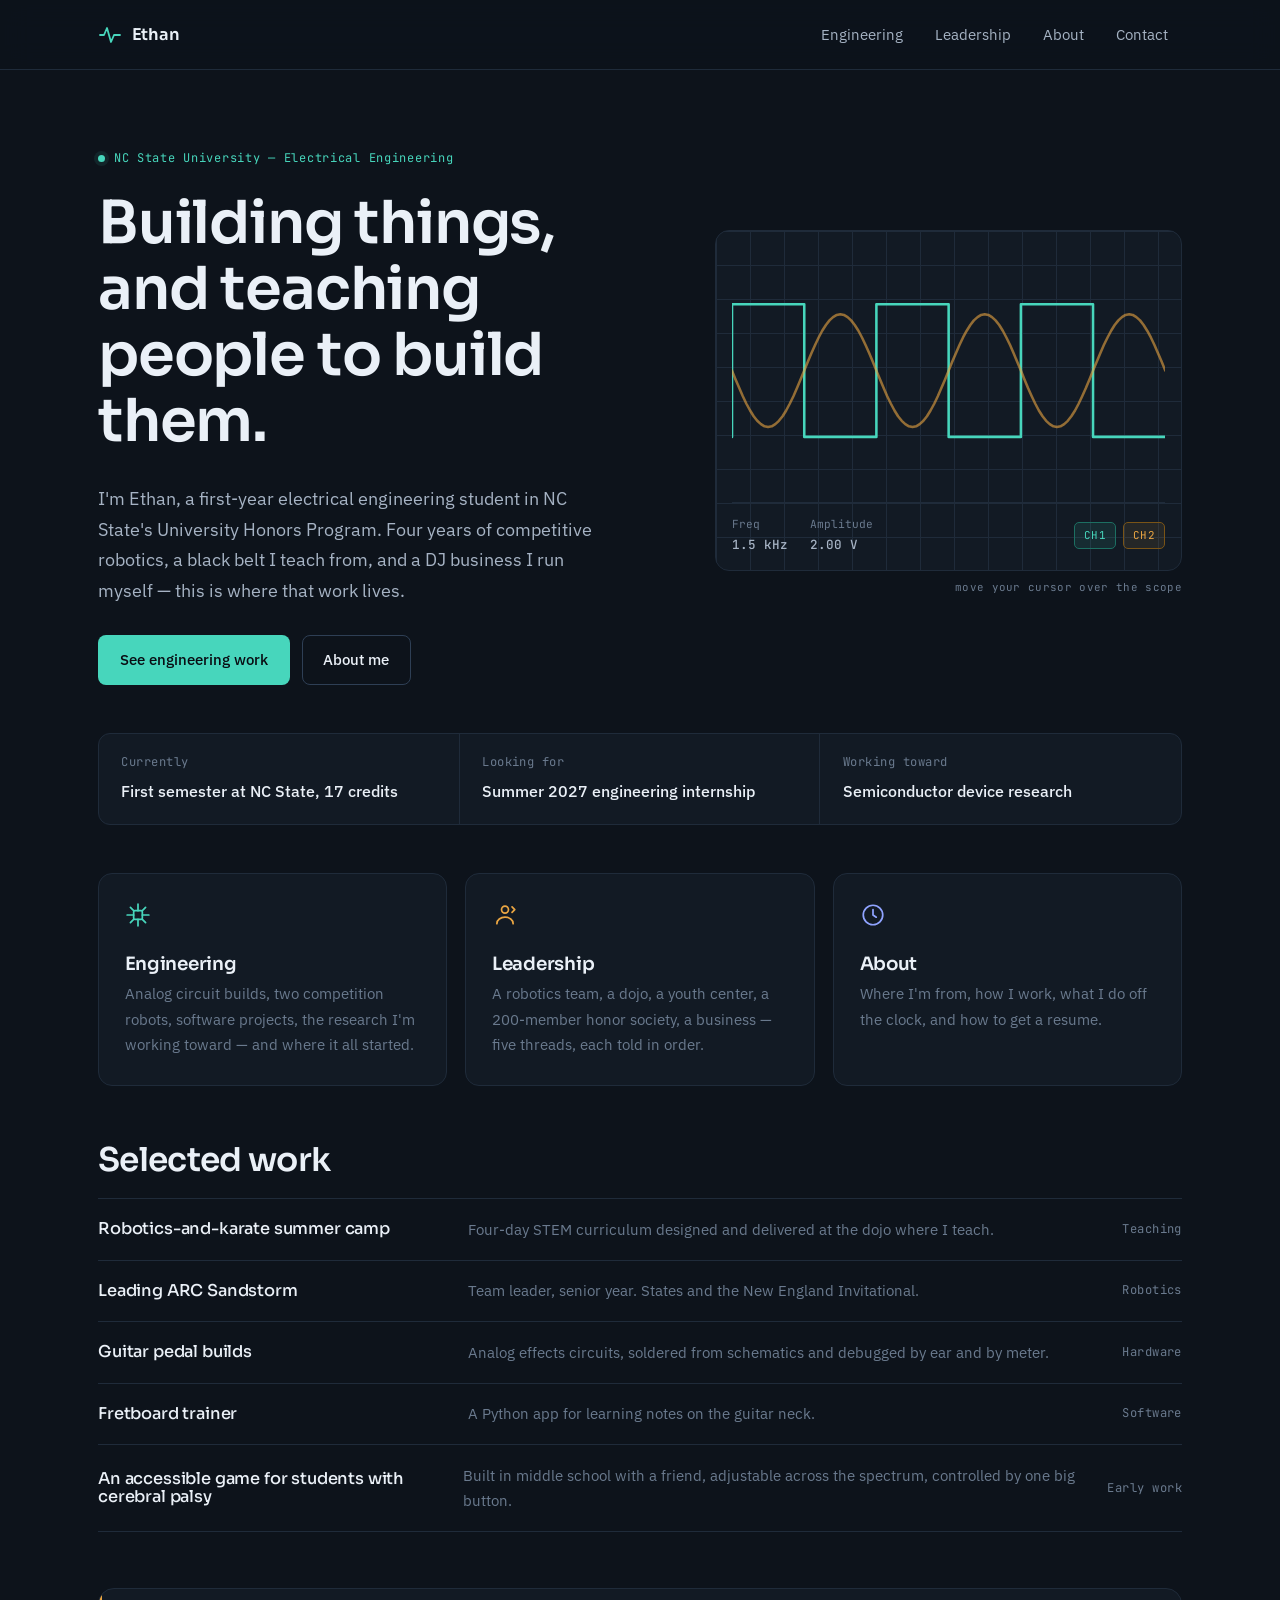
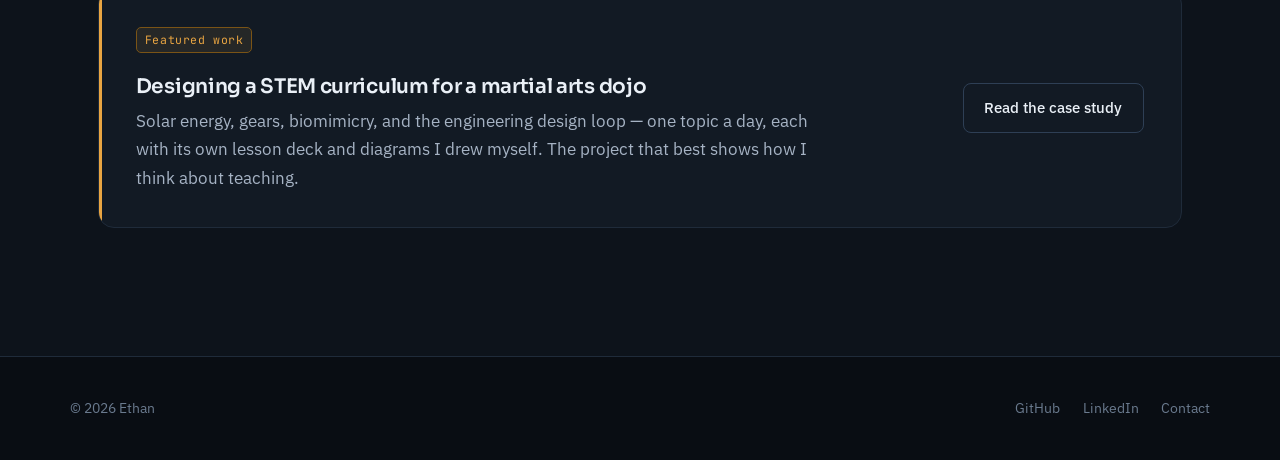
<file: index.html>
<!DOCTYPE html>
<html lang="en">
<head>
<meta charset="UTF-8">
<meta name="viewport" content="width=device-width, initial-scale=1.0">
<title>Ethan | Electrical engineering, robotics, and teaching</title>
<meta name="description" content="Portfolio of engineering projects, robotics leadership, and teaching by Ethan, an electrical engineering student at NC State University.">
<link rel="preconnect" href="https://fonts.googleapis.com">
<link rel="preconnect" href="https://fonts.gstatic.com" crossorigin>
<link href="https://fonts.googleapis.com/css2?family=IBM+Plex+Sans:wght@400;500&family=JetBrains+Mono:wght@400;500&family=Sora:wght@500;600&display=swap" rel="stylesheet">
<link rel="stylesheet" href="css/style.css">
<link rel="icon" href="images/favicon.svg" type="image/svg+xml">
</head>
<body>

<nav class="site-nav">
  <div class="nav-row">
    <a class="brand" href="index.html">
      <svg viewBox="0 0 24 24" fill="none" stroke="currentColor" stroke-width="1.8" stroke-linecap="round" stroke-linejoin="round" aria-hidden="true"><path d="M2 12h4l3-7 4 14 3-7h6"/></svg>
      Ethan
    </a>
    <button class="nav-toggle" aria-label="Toggle navigation" aria-expanded="false"><span></span></button>
    <ul class="nav-links">
      <li><a href="engineering.html">Engineering</a></li>
      <li><a href="leadership.html">Leadership</a></li>
      <li><a href="about.html">About</a></li>
      <li><a href="contact.html">Contact</a></li>
    </ul>
  </div>
</nav>

<header class="hero">
  <div>
    <span class="eyebrow">NC State University — Electrical Engineering</span>
    <h1>Building things, and teaching people to build them.</h1>
    <p class="lede">I'm Ethan, a first-year electrical engineering student in NC State's University Honors Program. Four years of competitive robotics, a black belt I teach from, and a DJ business I run myself — this is where that work lives.</p>
    <div class="hero-actions">
      <a class="btn btn-primary" href="engineering.html">See engineering work</a>
      <a class="btn btn-ghost" href="about.html">About me</a>
    </div>
  </div>

  <div>
    <div class="scope" aria-label="Interactive oscilloscope. Move your cursor over it to change the signal.">
      <svg viewBox="0 0 340 190" xmlns="http://www.w3.org/2000/svg" aria-hidden="true">
        <path class="trace ch1" d=""/>
        <path class="trace ch2" d=""/>
      </svg>
      <div class="scope-bar">
        <div class="scope-readout">
          <div>Freq<b data-f>1.5 kHz</b></div>
          <div>Amplitude<b data-a>2.00 V</b></div>
        </div>
        <div class="scope-ch">
          <button class="ch-btn ch1" data-ch="ch1" aria-pressed="true">CH1</button>
          <button class="ch-btn ch2" data-ch="ch2" aria-pressed="true">CH2</button>
        </div>
      </div>
    </div>
    <div class="scope-hint">move your cursor over the scope</div>
  </div>
</header>

<div class="now-strip">
  <div class="now-grid">
    <div class="now-cell"><span class="mono">Currently</span><b>First semester at NC State, 17 credits</b></div>
    <div class="now-cell"><span class="mono">Looking for</span><b>Summer 2027 engineering internship</b></div>
    <div class="now-cell"><span class="mono">Working toward</span><b>Semiconductor device research</b></div>
  </div>
</div>

<section class="pillars" style="padding-top:0;">
  <a class="pillar pillar-eng" href="engineering.html">
    <svg viewBox="0 0 24 24" fill="none" stroke="currentColor" stroke-width="1.6" stroke-linecap="round" stroke-linejoin="round" aria-hidden="true"><rect x="8" y="8" width="8" height="8" rx="1"/><path d="M12 2v6M12 16v6M2 12h6M16 12h6M5 5l3 3M19 5l-3 3M5 19l3-3M19 19l-3-3"/></svg>
    <h3>Engineering</h3>
    <p>Analog circuit builds, two competition robots, software projects, the research I'm working toward — and where it all started.</p>
  </a>
  <a class="pillar pillar-lead" href="leadership.html">
    <svg viewBox="0 0 24 24" fill="none" stroke="currentColor" stroke-width="1.6" stroke-linecap="round" stroke-linejoin="round" aria-hidden="true"><circle cx="12" cy="7" r="3.2"/><path d="M4.5 20c0-3.6 3.4-6 7.5-6s7.5 2.4 7.5 6"/><path d="M18.5 4.5 21 7l-2.5 2.5"/></svg>
    <h3>Leadership</h3>
    <p>A robotics team, a dojo, a youth center, a 200-member honor society, a business — five threads, each told in order.</p>
  </a>
  <a class="pillar pillar-about" href="about.html">
    <svg viewBox="0 0 24 24" fill="none" stroke="currentColor" stroke-width="1.6" stroke-linecap="round" stroke-linejoin="round" aria-hidden="true"><circle cx="12" cy="12" r="9"/><path d="M12 7v5l3 2"/></svg>
    <h3>About</h3>
    <p>Where I'm from, how I work, what I do off the clock, and how to get a resume.</p>
  </a>
</section>

<div class="work-list">
  <h2>Selected work</h2>
  <a class="work-row" href="leadership.html#karate">
    <h4>Robotics-and-karate summer camp</h4>
    <p>Four-day STEM curriculum designed and delivered at the dojo where I teach.</p>
    <span class="mono">Teaching</span>
  </a>
  <a class="work-row" href="leadership.html#robotics">
    <h4>Leading ARC Sandstorm</h4>
    <p>Team leader, senior year. States and the New England Invitational.</p>
    <span class="mono">Robotics</span>
  </a>
  <a class="work-row" href="engineering.html">
    <h4>Guitar pedal builds</h4>
    <p>Analog effects circuits, soldered from schematics and debugged by ear and by meter.</p>
    <span class="mono">Hardware</span>
  </a>
  <a class="work-row" href="engineering.html">
    <h4>Fretboard trainer</h4>
    <p>A Python app for learning notes on the guitar neck.</p>
    <span class="mono">Software</span>
  </a>
  <a class="work-row" href="engineering.html">
    <h4>An accessible game for students with cerebral palsy</h4>
    <p>Built in middle school with a friend, adjustable across the spectrum, controlled by one big button.</p>
    <span class="mono">Early work</span>
  </a>
</div>

<section class="feature" style="padding-top:0;">
  <div class="feature-panel">
    <div>
      <span class="status-tag">Featured work</span>
      <h3>Designing a STEM curriculum for a martial arts dojo</h3>
      <p>Solar energy, gears, biomimicry, and the engineering design loop — one topic a day, each with its own lesson deck and diagrams I drew myself. The project that best shows how I think about teaching.</p>
    </div>
    <a class="btn btn-ghost" href="leadership.html#karate">Read the case study</a>
  </div>
</section>

<footer class="site-footer">
  <div class="footer-row">
    <span>&copy; 2026 Ethan</span>
    <ul class="footer-links">
      <li><a href="https://github.com/yourusername">GitHub</a></li>
      <li><a href="https://linkedin.com/in/yourusername">LinkedIn</a></li>
      <li><a href="contact.html">Contact</a></li>
    </ul>
  </div>
</footer>

<script src="js/main.js"></script>
</body>
</html>
</file>
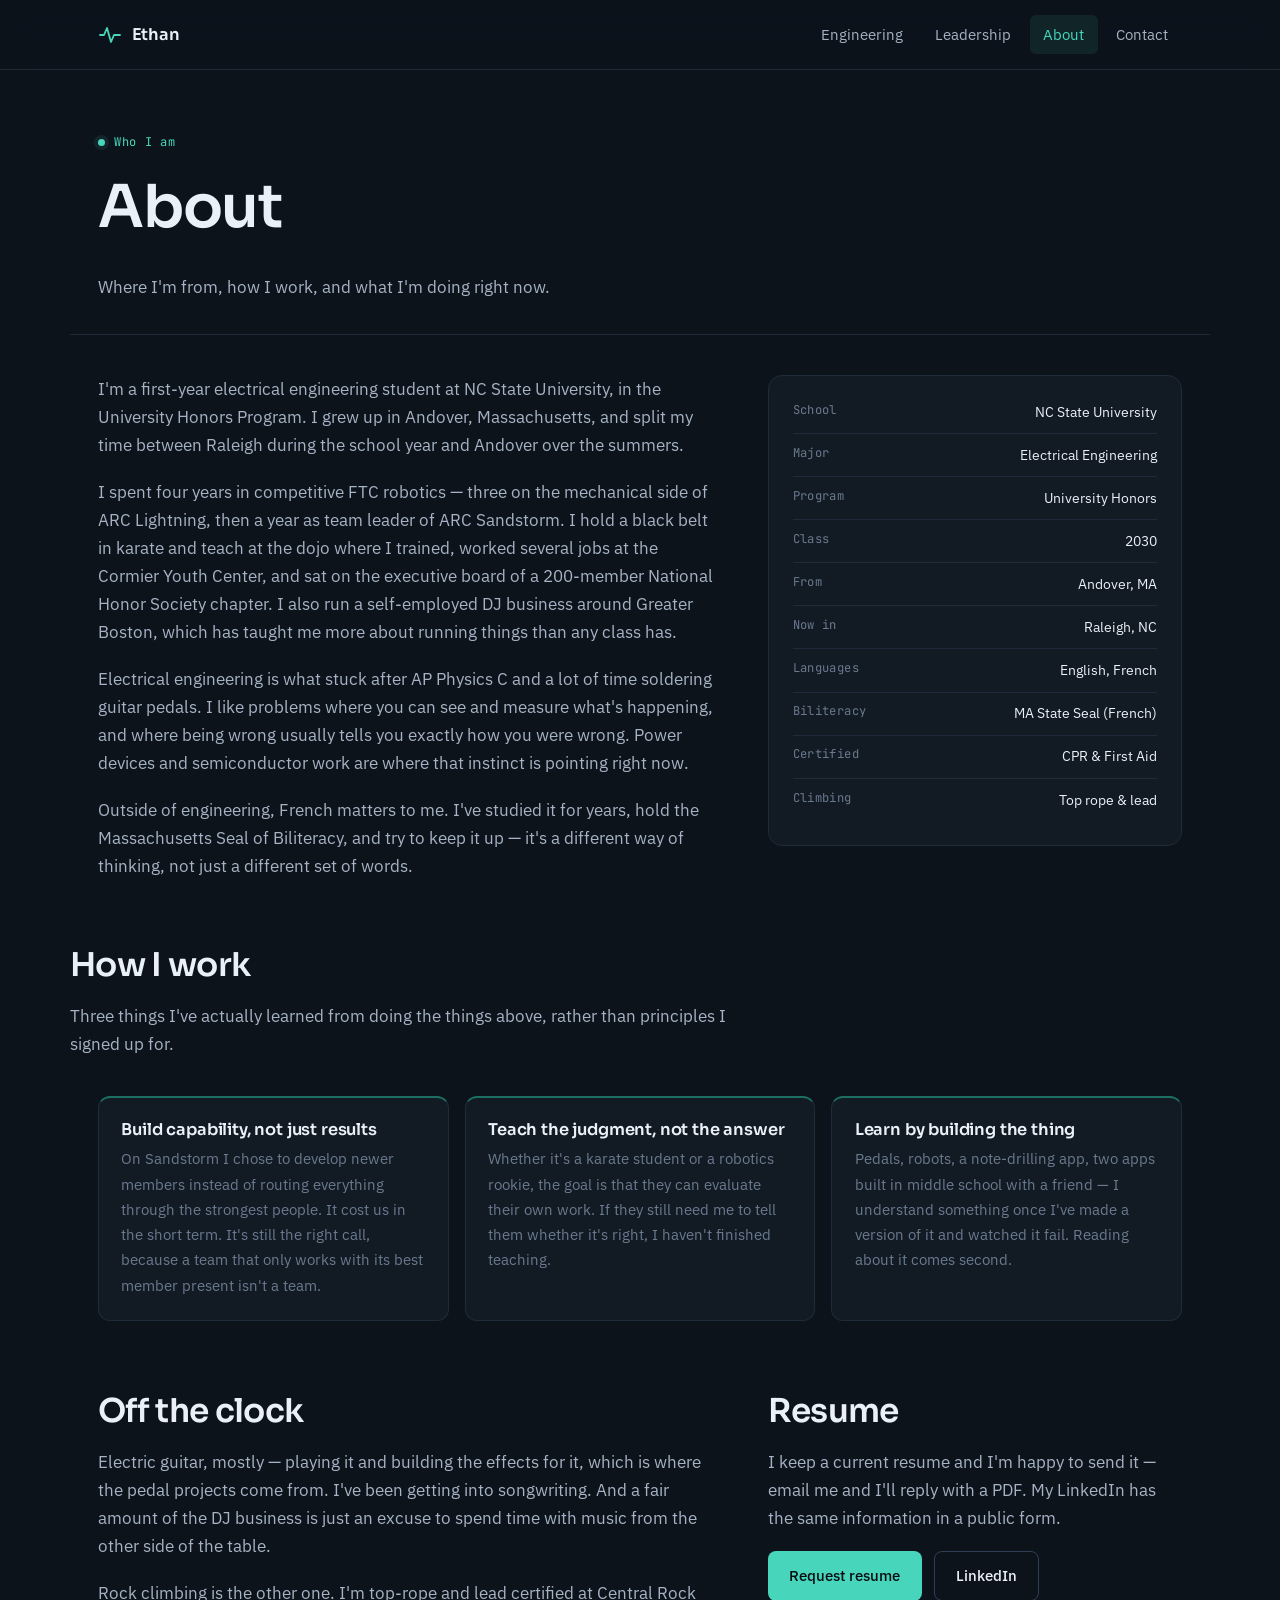
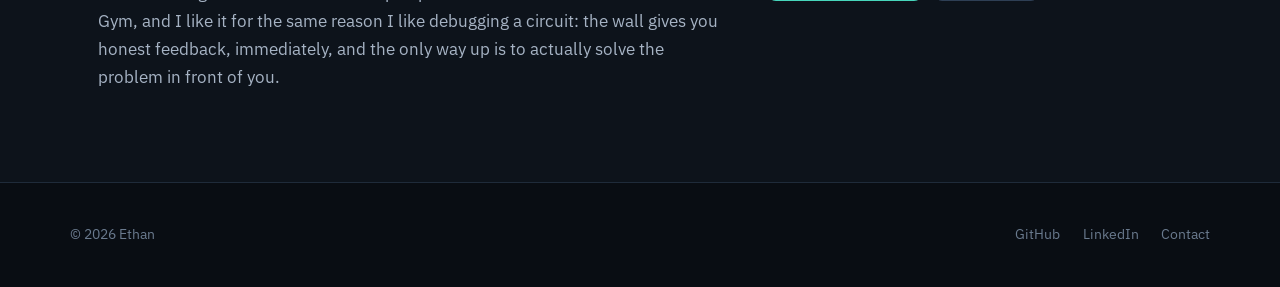
<file: about.html>
<!DOCTYPE html>
<html lang="en">
<head>
<meta charset="UTF-8">
<meta name="viewport" content="width=device-width, initial-scale=1.0">
<title>About | Ethan</title>
<meta name="description" content="Where I'm from, how I work, what I'm doing now, and how to get a resume.">
<link rel="preconnect" href="https://fonts.googleapis.com">
<link rel="preconnect" href="https://fonts.gstatic.com" crossorigin>
<link href="https://fonts.googleapis.com/css2?family=IBM+Plex+Sans:wght@400;500&family=JetBrains+Mono:wght@400;500&family=Sora:wght@500;600&display=swap" rel="stylesheet">
<link rel="stylesheet" href="css/style.css">
<link rel="icon" href="images/favicon.svg" type="image/svg+xml">
</head>
<body>

<nav class="site-nav">
  <div class="nav-row">
    <a class="brand" href="index.html">
      <svg viewBox="0 0 24 24" fill="none" stroke="currentColor" stroke-width="1.8" stroke-linecap="round" stroke-linejoin="round" aria-hidden="true"><path d="M2 12h4l3-7 4 14 3-7h6"/></svg>
      Ethan
    </a>
    <button class="nav-toggle" aria-label="Toggle navigation" aria-expanded="false"><span></span></button>
    <ul class="nav-links">
      <li><a href="engineering.html">Engineering</a></li>
      <li><a href="leadership.html">Leadership</a></li>
      <li><a href="about.html" aria-current="page">About</a></li>
      <li><a href="contact.html">Contact</a></li>
    </ul>
  </div>
</nav>

<div class="page-head">
  <span class="eyebrow">Who I am</span>
  <h1>About</h1>
  <p>Where I'm from, how I work, and what I'm doing right now.</p>
</div>

<div class="about-grid">
  <div class="doc">
    <p>I'm a first-year electrical engineering student at NC State University, in the University Honors Program. I grew up in Andover, Massachusetts, and split my time between Raleigh during the school year and Andover over the summers.</p>
    <p>I spent four years in competitive FTC robotics — three on the mechanical side of ARC Lightning, then a year as team leader of ARC Sandstorm. I hold a black belt in karate and teach at the dojo where I trained, worked several jobs at the Cormier Youth Center, and sat on the executive board of a 200-member National Honor Society chapter. I also run a self-employed DJ business around Greater Boston, which has taught me more about running things than any class has.</p>
    <p>Electrical engineering is what stuck after AP Physics C and a lot of time soldering guitar pedals. I like problems where you can see and measure what's happening, and where being wrong usually tells you exactly how you were wrong. Power devices and semiconductor work are where that instinct is pointing right now.</p>
    <p>Outside of engineering, French matters to me. I've studied it for years, hold the Massachusetts Seal of Biliteracy, and try to keep it up — it's a different way of thinking, not just a different set of words.</p>
  </div>
  <div class="facts">
    <dl>
      <div class="row"><dt>School</dt><dd>NC State University</dd></div>
      <div class="row"><dt>Major</dt><dd>Electrical Engineering</dd></div>
      <div class="row"><dt>Program</dt><dd>University Honors</dd></div>
      <div class="row"><dt>Class</dt><dd>2030</dd></div>
      <div class="row"><dt>From</dt><dd>Andover, MA</dd></div>
      <div class="row"><dt>Now in</dt><dd>Raleigh, NC</dd></div>
      <div class="row"><dt>Languages</dt><dd>English, French</dd></div>
      <div class="row"><dt>Biliteracy</dt><dd>MA State Seal (French)</dd></div>
      <div class="row"><dt>Certified</dt><dd>CPR &amp; First Aid</dd></div>
      <div class="row"><dt>Climbing</dt><dd>Top rope &amp; lead</dd></div>
    </dl>
  </div>
</div>

<section style="padding-top:0.5rem; padding-bottom:0.5rem;">
  <div class="wide" style="padding-bottom:1.2rem;">
    <h2>How I work</h2>
    <p>Three things I've actually learned from doing the things above, rather than principles I signed up for.</p>
  </div>
  <div class="ways">
    <div class="way">
      <h4>Build capability, not just results</h4>
      <p>On Sandstorm I chose to develop newer members instead of routing everything through the strongest people. It cost us in the short term. It's still the right call, because a team that only works with its best member present isn't a team.</p>
    </div>
    <div class="way">
      <h4>Teach the judgment, not the answer</h4>
      <p>Whether it's a karate student or a robotics rookie, the goal is that they can evaluate their own work. If they still need me to tell them whether it's right, I haven't finished teaching.</p>
    </div>
    <div class="way">
      <h4>Learn by building the thing</h4>
      <p>Pedals, robots, a note-drilling app, two apps built in middle school with a friend — I understand something once I've made a version of it and watched it fail. Reading about it comes second.</p>
    </div>
  </div>
</section>

<div class="about-grid" style="padding-top:2rem;">
  <div class="doc">
    <h2>Off the clock</h2>
    <p>Electric guitar, mostly — playing it and building the effects for it, which is where the pedal projects come from. I've been getting into songwriting. And a fair amount of the DJ business is just an excuse to spend time with music from the other side of the table.</p>
    <p>Rock climbing is the other one. I'm top-rope and lead certified at Central Rock Gym, and I like it for the same reason I like debugging a circuit: the wall gives you honest feedback, immediately, and the only way up is to actually solve the problem in front of you.</p>
  </div>
  <div class="doc">
    <h2>Resume</h2>
    <p>I keep a current resume and I'm happy to send it — email me and I'll reply with a PDF. My LinkedIn has the same information in a public form.</p>
    <div class="hero-actions" style="margin-top:1rem;">
      <a class="btn btn-primary" href="mailto:you@example.com?subject=Resume%20request">Request resume</a>
      <a class="btn btn-ghost" href="https://linkedin.com/in/yourusername" target="_blank" rel="noopener">LinkedIn</a>
    </div>
    <!-- If you later decide to host a public PDF, drop resume.pdf in this folder and add:
         <a class="btn btn-primary" href="resume.pdf">Download resume</a>
         Strip your phone number and street address from that version first. -->
  </div>
</div>

<footer class="site-footer">
  <div class="footer-row">
    <span>&copy; 2026 Ethan</span>
    <ul class="footer-links">
      <li><a href="https://github.com/yourusername">GitHub</a></li>
      <li><a href="https://linkedin.com/in/yourusername">LinkedIn</a></li>
      <li><a href="contact.html">Contact</a></li>
    </ul>
  </div>
</footer>

<script src="js/main.js"></script>
</body>
</html>
</file>
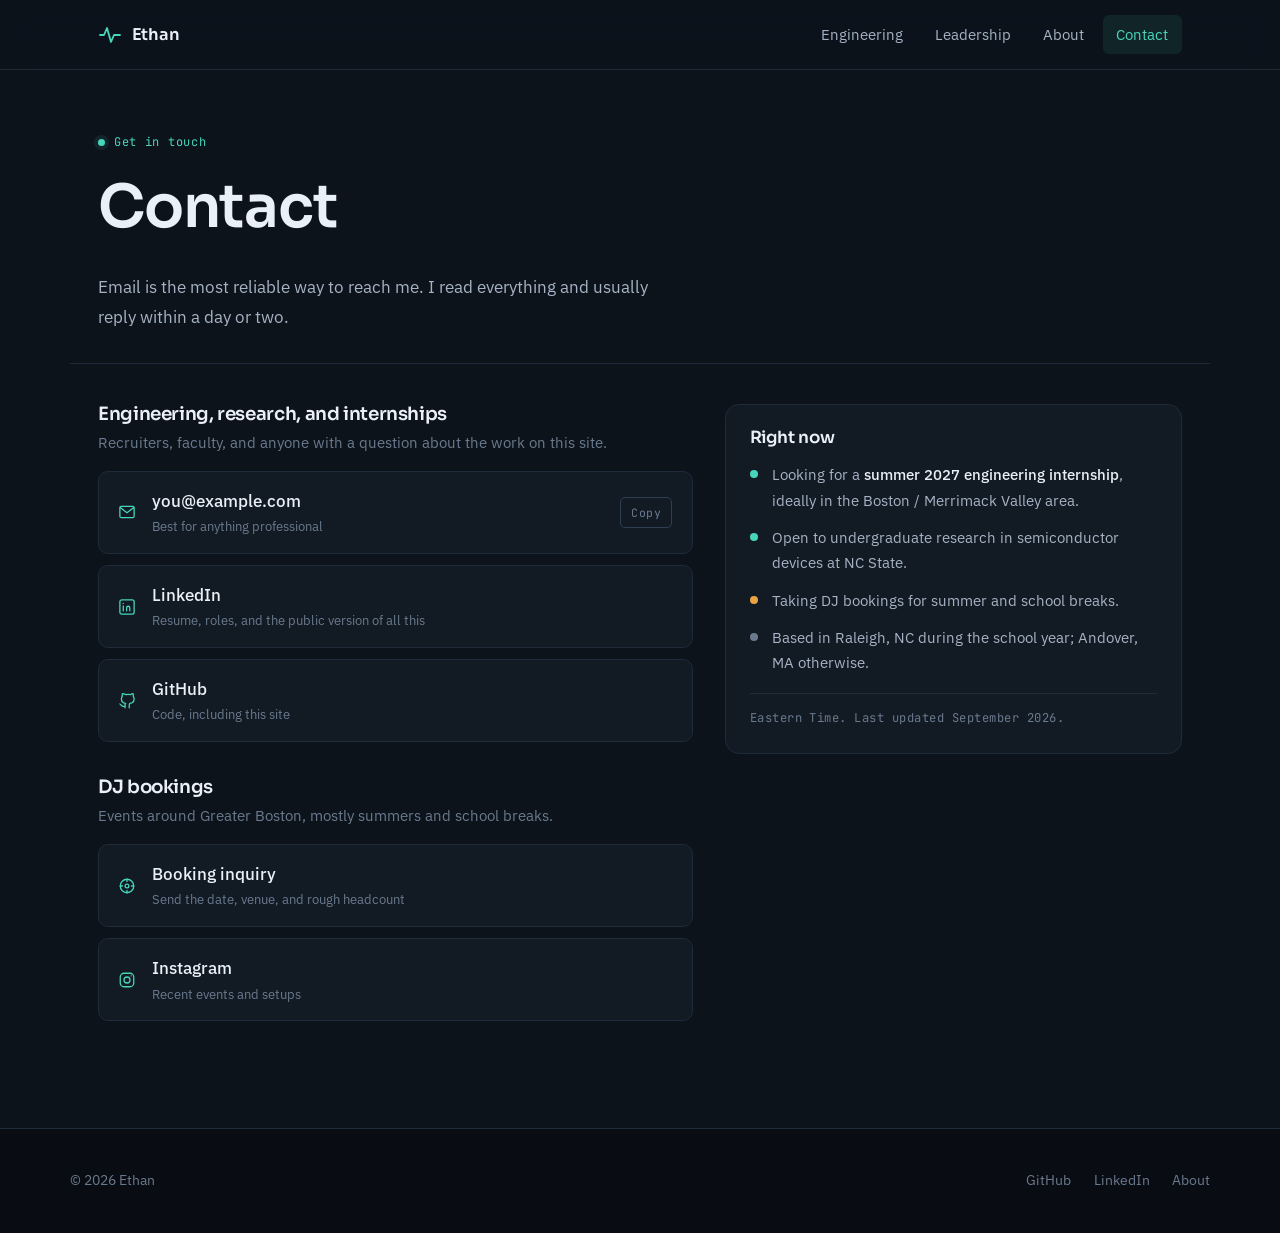
<file: contact.html>
<!DOCTYPE html>
<html lang="en">
<head>
<meta charset="UTF-8">
<meta name="viewport" content="width=device-width, initial-scale=1.0">
<title>Contact | Ethan</title>
<meta name="description" content="Ways to get in touch — for engineering and research, or for DJ bookings.">
<link rel="preconnect" href="https://fonts.googleapis.com">
<link rel="preconnect" href="https://fonts.gstatic.com" crossorigin>
<link href="https://fonts.googleapis.com/css2?family=IBM+Plex+Sans:wght@400;500&family=JetBrains+Mono:wght@400;500&family=Sora:wght@500;600&display=swap" rel="stylesheet">
<link rel="stylesheet" href="css/style.css">
<link rel="icon" href="images/favicon.svg" type="image/svg+xml">
</head>
<body>

<nav class="site-nav">
  <div class="nav-row">
    <a class="brand" href="index.html">
      <svg viewBox="0 0 24 24" fill="none" stroke="currentColor" stroke-width="1.8" stroke-linecap="round" stroke-linejoin="round" aria-hidden="true"><path d="M2 12h4l3-7 4 14 3-7h6"/></svg>
      Ethan
    </a>
    <button class="nav-toggle" aria-label="Toggle navigation" aria-expanded="false"><span></span></button>
    <ul class="nav-links">
      <li><a href="engineering.html">Engineering</a></li>
      <li><a href="leadership.html">Leadership</a></li>
      <li><a href="about.html">About</a></li>
      <li><a href="contact.html" aria-current="page">Contact</a></li>
    </ul>
  </div>
</nav>

<div class="page-head">
  <span class="eyebrow">Get in touch</span>
  <h1>Contact</h1>
  <p>Email is the most reliable way to reach me. I read everything and usually reply within a day or two.</p>
</div>

<div class="contact-grid">
  <div>
    <div class="contact-group">
      <h2>Engineering, research, and internships</h2>
      <p>Recruiters, faculty, and anyone with a question about the work on this site.</p>
      <ul class="contact-list">
        <li>
          <div class="copy-row">
            <span style="display:flex;align-items:center;gap:1rem;">
              <svg viewBox="0 0 24 24" fill="none" stroke="currentColor" stroke-width="1.7" stroke-linecap="round" stroke-linejoin="round" aria-hidden="true"><rect x="2.5" y="4.5" width="19" height="15" rx="2"/><path d="M3 6l9 7 9-7"/></svg>
              <span><span class="lbl">you@example.com</span><span class="sub">Best for anything professional</span></span>
            </span>
            <button class="copy-btn" data-copy="you@example.com">Copy</button>
          </div>
        </li>
        <li><a href="https://linkedin.com/in/yourusername" target="_blank" rel="noopener">
          <svg viewBox="0 0 24 24" fill="none" stroke="currentColor" stroke-width="1.7" stroke-linecap="round" stroke-linejoin="round" aria-hidden="true"><rect x="2.5" y="2.5" width="19" height="19" rx="2.5"/><path d="M7 10.5V17M7 7.2v.1M11.5 17v-3.8c0-1.3.9-2.2 2.1-2.2s2.1.9 2.1 2.2V17"/></svg>
          <span><span class="lbl">LinkedIn</span><span class="sub">Resume, roles, and the public version of all this</span></span></a></li>
        <li><a href="https://github.com/yourusername" target="_blank" rel="noopener">
          <svg viewBox="0 0 24 24" fill="none" stroke="currentColor" stroke-width="1.7" stroke-linecap="round" stroke-linejoin="round" aria-hidden="true"><path d="M9 19c-4.5 1.5-4.5-2.5-6.5-3M15 21v-3.5c0-1 .3-1.7.8-2.2 3-.3 5.7-1.5 5.7-6.2 0-1.4-.5-2.5-1.3-3.4.1-.4.6-1.7-.1-3.4 0 0-1.1-.3-3.5 1.3a12 12 0 0 0-6.2 0C7 2 5.9 2.3 5.9 2.3c-.7 1.7-.2 3-.1 3.4-.8.9-1.3 2-1.3 3.4 0 4.7 2.7 5.9 5.7 6.2-.4.4-.7 1-.8 1.8V21"/></svg>
          <span><span class="lbl">GitHub</span><span class="sub">Code, including this site</span></span></a></li>
      </ul>
    </div>

    <div class="contact-group">
      <h2>DJ bookings</h2>
      <p>Events around Greater Boston, mostly summers and school breaks.</p>
      <ul class="contact-list">
        <li><a href="mailto:you@example.com?subject=DJ%20booking%20inquiry">
          <svg viewBox="0 0 24 24" fill="none" stroke="currentColor" stroke-width="1.7" stroke-linecap="round" stroke-linejoin="round" aria-hidden="true"><circle cx="12" cy="12" r="9"/><circle cx="12" cy="12" r="2.5"/><path d="M12 3v3M12 18v3M3 12h3M18 12h3"/></svg>
          <span><span class="lbl">Booking inquiry</span><span class="sub">Send the date, venue, and rough headcount</span></span></a></li>
        <li><a href="https://instagram.com/yourhandle" target="_blank" rel="noopener">
          <svg viewBox="0 0 24 24" fill="none" stroke="currentColor" stroke-width="1.7" stroke-linecap="round" stroke-linejoin="round" aria-hidden="true"><rect x="3" y="3" width="18" height="18" rx="5"/><circle cx="12" cy="12" r="4"/><path d="M17.5 6.5v.1"/></svg>
          <span><span class="lbl">Instagram</span><span class="sub">Recent events and setups</span></span></a></li>
      </ul>
      <!-- Swap in your DJ business email/Instagram, or remove the Instagram item if you don't use one -->
    </div>
  </div>

  <aside class="avail">
    <h3>Right now</h3>
    <ul>
      <li class="dot-open"><span>Looking for a <b style="color:var(--text);font-weight:500;">summer 2027 engineering internship</b>, ideally in the Boston / Merrimack Valley area.</span></li>
      <li class="dot-open"><span>Open to undergraduate research in semiconductor devices at NC State.</span></li>
      <li class="dot-warm"><span>Taking DJ bookings for summer and school breaks.</span></li>
      <li class="dot-dim"><span>Based in Raleigh, NC during the school year; Andover, MA otherwise.</span></li>
    </ul>
    <span class="mono">Eastern Time. Last updated September 2026.</span>
  </aside>
</div>

<!-- Swap you@example.com (appears 3×), yourusername, and yourhandle for your real details before deploying.
     This is a static site: a working contact form would need a third-party service such as Formspree. -->

<footer class="site-footer">
  <div class="footer-row">
    <span>&copy; 2026 Ethan</span>
    <ul class="footer-links">
      <li><a href="https://github.com/yourusername">GitHub</a></li>
      <li><a href="https://linkedin.com/in/yourusername">LinkedIn</a></li>
      <li><a href="about.html">About</a></li>
    </ul>
  </div>
</footer>

<script src="js/main.js"></script>
</body>
</html>
</file>
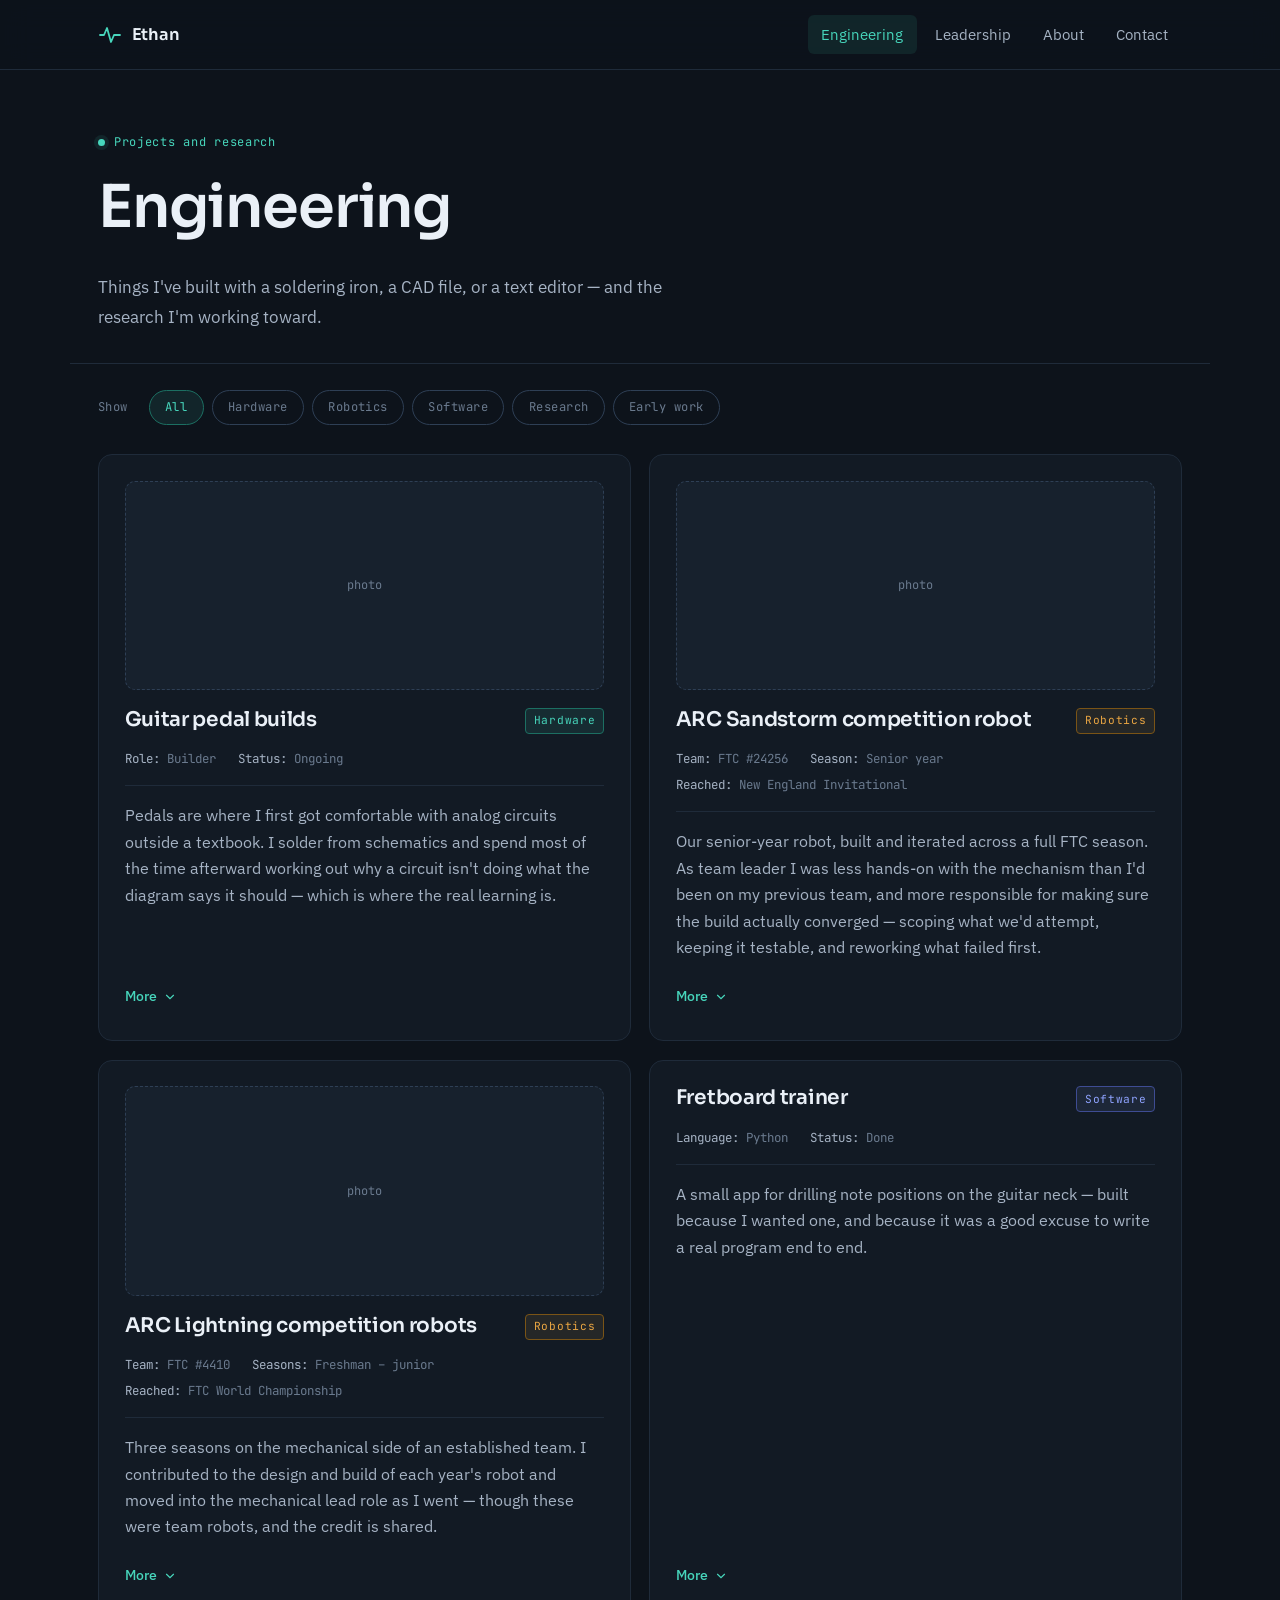
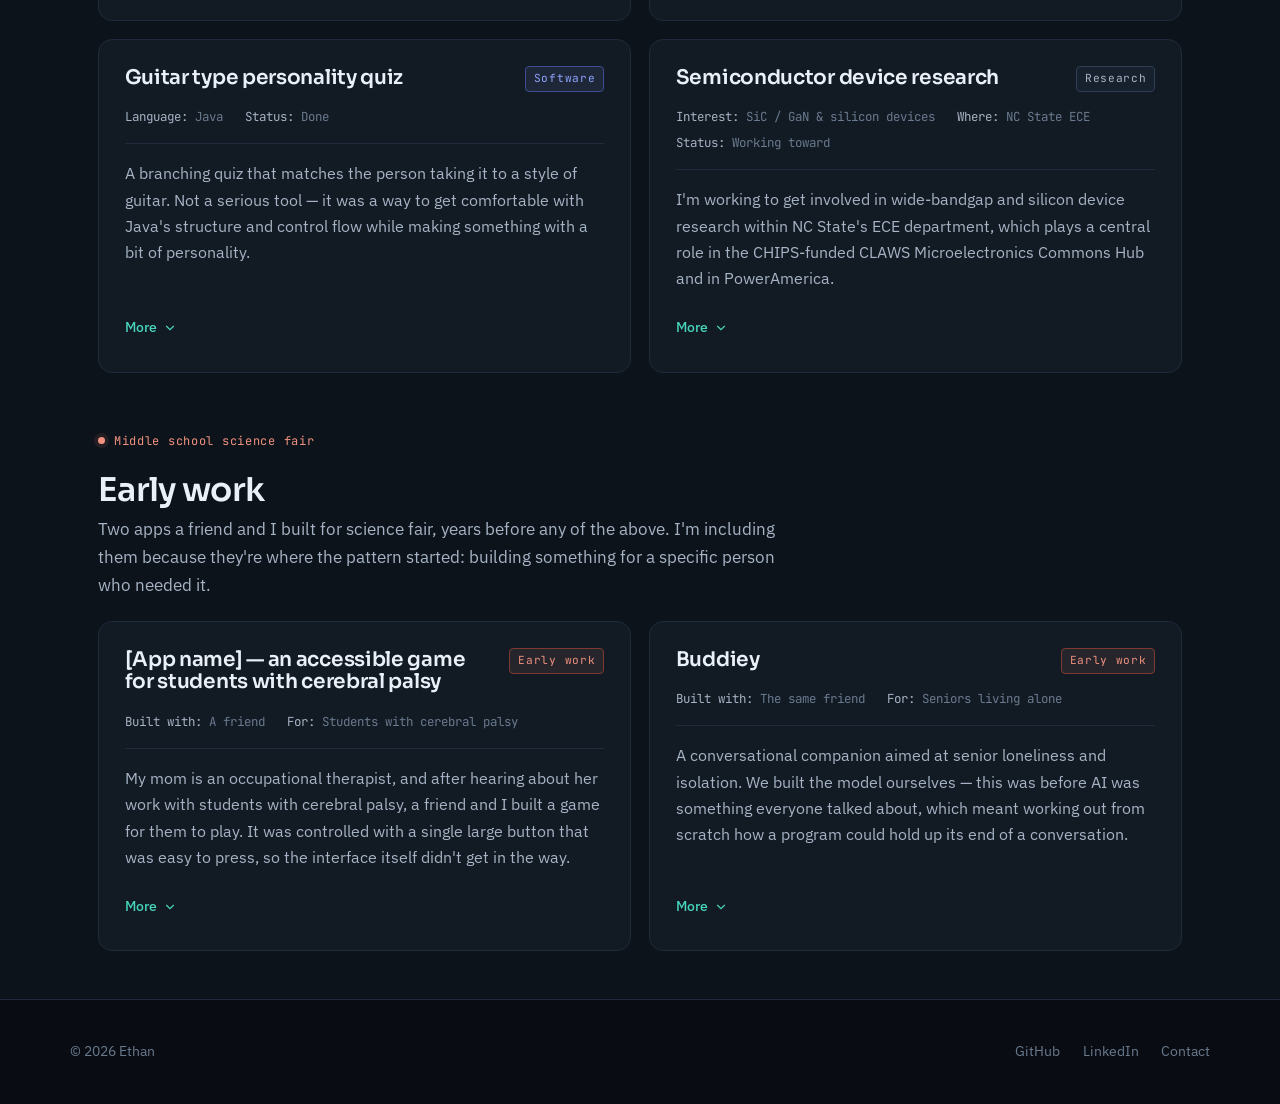
<file: engineering.html>
<!DOCTYPE html>
<html lang="en">
<head>
<meta charset="UTF-8">
<meta name="viewport" content="width=device-width, initial-scale=1.0">
<title>Engineering | Ethan</title>
<meta name="description" content="Analog circuit builds, competition robots, software projects, and semiconductor device research interests.">
<link rel="preconnect" href="https://fonts.googleapis.com">
<link rel="preconnect" href="https://fonts.gstatic.com" crossorigin>
<link href="https://fonts.googleapis.com/css2?family=IBM+Plex+Sans:wght@400;500&family=JetBrains+Mono:wght@400;500&family=Sora:wght@500;600&display=swap" rel="stylesheet">
<link rel="stylesheet" href="css/style.css">
<link rel="icon" href="images/favicon.svg" type="image/svg+xml">
</head>
<body>

<nav class="site-nav">
  <div class="nav-row">
    <a class="brand" href="index.html">
      <svg viewBox="0 0 24 24" fill="none" stroke="currentColor" stroke-width="1.8" stroke-linecap="round" stroke-linejoin="round" aria-hidden="true"><path d="M2 12h4l3-7 4 14 3-7h6"/></svg>
      Ethan
    </a>
    <button class="nav-toggle" aria-label="Toggle navigation" aria-expanded="false"><span></span></button>
    <ul class="nav-links">
      <li><a href="engineering.html" aria-current="page">Engineering</a></li>
      <li><a href="leadership.html">Leadership</a></li>
      <li><a href="about.html">About</a></li>
      <li><a href="contact.html">Contact</a></li>
    </ul>
  </div>
</nav>

<div class="page-head">
  <span class="eyebrow">Projects and research</span>
  <h1>Engineering</h1>
  <p>Things I've built with a soldering iron, a CAD file, or a text editor — and the research I'm working toward.</p>
</div>

<div class="filters">
  <span class="mono">Show</span>
  <div class="chip-row">
    <button class="chip" data-filter="all" aria-pressed="true">All</button>
    <button class="chip" data-filter="hardware" aria-pressed="false">Hardware</button>
    <button class="chip" data-filter="robotics" aria-pressed="false">Robotics</button>
    <button class="chip" data-filter="software" aria-pressed="false">Software</button>
    <button class="chip" data-filter="research" aria-pressed="false">Research</button>
    <button class="chip" data-filter="early" aria-pressed="false">Early work</button>
  </div>
</div>

<section class="proj-section" style="padding:0;">
<div class="proj-grid">

  <article class="proj" data-cat="hardware">
    <div class="thumb">photo</div>
    <!-- Swap .thumb for a real <img> once you have photos — see README -->
    <div class="proj-head">
      <h3>Guitar pedal builds</h3>
      <span class="proj-cat cat-hardware">Hardware</span>
    </div>
    <div class="spec-strip">
      <span><b>Role:</b> Builder</span>
      <span><b>Status:</b> Ongoing</span>
    </div>
    <p>Pedals are where I first got comfortable with analog circuits outside a textbook. I solder from schematics and spend most of the time afterward working out why a circuit isn't doing what the diagram says it should — which is where the real learning is.</p>
    <div class="proj-more"><div><div class="proj-more-inner">
      <p>This is also where guitar and engineering overlap for me. I play electric guitar, and building the effects I use means every design decision has an audible consequence. It's taught me more about how transistors and op-amps behave under real conditions than any lecture so far.</p>
      <!-- Personalize: name a specific pedal or circuit you built and something that went wrong with it -->
    </div></div></div>
    <button class="proj-toggle" aria-expanded="false"><span>More</span><svg viewBox="0 0 24 24" fill="none" stroke="currentColor" stroke-width="2" stroke-linecap="round" aria-hidden="true"><path d="M6 9l6 6 6-6"/></svg></button>
  </article>

  <article class="proj" data-cat="robotics">
    <div class="thumb">photo</div>
    <div class="proj-head">
      <h3>ARC Sandstorm competition robot</h3>
      <span class="proj-cat cat-robotics">Robotics</span>
    </div>
    <div class="spec-strip">
      <span><b>Team:</b> FTC #24256</span>
      <span><b>Season:</b> Senior year</span>
      <span><b>Reached:</b> New England Invitational</span>
    </div>
    <p>Our senior-year robot, built and iterated across a full FTC season. As team leader I was less hands-on with the mechanism than I'd been on my previous team, and more responsible for making sure the build actually converged — scoping what we'd attempt, keeping it testable, and reworking what failed first.</p>
    <div class="proj-more"><div><div class="proj-more-inner">
      <p>The robot took us to states and then the New England Invitational. The leadership side of that season — how the team was run — lives on the Leadership page.</p>
      <!-- Personalize: add a mechanism or design trade-off from the robot itself -->
    </div></div></div>
    <button class="proj-toggle" aria-expanded="false"><span>More</span><svg viewBox="0 0 24 24" fill="none" stroke="currentColor" stroke-width="2" stroke-linecap="round" aria-hidden="true"><path d="M6 9l6 6 6-6"/></svg></button>
  </article>

  <article class="proj" data-cat="robotics">
    <div class="thumb">photo</div>
    <div class="proj-head">
      <h3>ARC Lightning competition robots</h3>
      <span class="proj-cat cat-robotics">Robotics</span>
    </div>
    <div class="spec-strip">
      <span><b>Team:</b> FTC #4410</span>
      <span><b>Seasons:</b> Freshman – junior</span>
      <span><b>Reached:</b> FTC World Championship</span>
    </div>
    <p>Three seasons on the mechanical side of an established team. I contributed to the design and build of each year's robot and moved into the mechanical lead role as I went — though these were team robots, and the credit is shared.</p>
    <div class="proj-more"><div><div class="proj-more-inner">
      <p>Our junior-year robot went to the FTC World Championship. What I took from those three years was less any one mechanism than the habit of iterating: build a version, test it against the actual game rules, and rework what fails first.</p>
    </div></div></div>
    <button class="proj-toggle" aria-expanded="false"><span>More</span><svg viewBox="0 0 24 24" fill="none" stroke="currentColor" stroke-width="2" stroke-linecap="round" aria-hidden="true"><path d="M6 9l6 6 6-6"/></svg></button>
  </article>

  <article class="proj" data-cat="software">
    <div class="proj-head">
      <h3>Fretboard trainer</h3>
      <span class="proj-cat cat-software">Software</span>
    </div>
    <div class="spec-strip">
      <span><b>Language:</b> Python</span>
      <span><b>Status:</b> Done</span>
    </div>
    <p>A small app for drilling note positions on the guitar neck — built because I wanted one, and because it was a good excuse to write a real program end to end.</p>
    <div class="proj-more"><div><div class="proj-more-inner">
      <p>The interesting part wasn't the code so much as the design question: how do you quiz someone on a two-dimensional layout in a way that actually builds intuition rather than memorization?</p>
      <!-- Personalize: link to the repo if it's on GitHub -->
    </div></div></div>
    <button class="proj-toggle" aria-expanded="false"><span>More</span><svg viewBox="0 0 24 24" fill="none" stroke="currentColor" stroke-width="2" stroke-linecap="round" aria-hidden="true"><path d="M6 9l6 6 6-6"/></svg></button>
  </article>

  <article class="proj" data-cat="software">
    <div class="proj-head">
      <h3>Guitar type personality quiz</h3>
      <span class="proj-cat cat-software">Software</span>
    </div>
    <div class="spec-strip">
      <span><b>Language:</b> Java</span>
      <span><b>Status:</b> Done</span>
    </div>
    <p>A branching quiz that matches the person taking it to a style of guitar. Not a serious tool — it was a way to get comfortable with Java's structure and control flow while making something with a bit of personality.</p>
    <div class="proj-more"><div><div class="proj-more-inner">
      <!-- Personalize: link to the repo, or a sentence on what you'd change now -->
      <p>If you're curious, it's a decent snapshot of what "learning a language by building something you'd actually use" looked like for me.</p>
    </div></div></div>
    <button class="proj-toggle" aria-expanded="false"><span>More</span><svg viewBox="0 0 24 24" fill="none" stroke="currentColor" stroke-width="2" stroke-linecap="round" aria-hidden="true"><path d="M6 9l6 6 6-6"/></svg></button>
  </article>

  <article class="proj" data-cat="research">
    <div class="proj-head">
      <h3>Semiconductor device research</h3>
      <span class="proj-cat cat-research">Research</span>
    </div>
    <div class="spec-strip">
      <span><b>Interest:</b> SiC / GaN &amp; silicon devices</span>
      <span><b>Where:</b> NC State ECE</span>
      <span><b>Status:</b> Working toward</span>
    </div>
    <p>I'm working to get involved in wide-bandgap and silicon device research within NC State's ECE department, which plays a central role in the CHIPS-funded CLAWS Microelectronics Commons Hub and in PowerAmerica.</p>
    <div class="proj-more"><div><div class="proj-more-inner">
      <p>Power devices are the corner of EE I find most interesting right now: a small change in a device's design has a direct, physical consequence you can measure. This card turns into a real writeup once the work starts.</p>
    </div></div></div>
    <button class="proj-toggle" aria-expanded="false"><span>More</span><svg viewBox="0 0 24 24" fill="none" stroke="currentColor" stroke-width="2" stroke-linecap="round" aria-hidden="true"><path d="M6 9l6 6 6-6"/></svg></button>
  </article>

</div>
</section>

<section class="proj-section" style="padding:0;">
<div class="proj-section-head">
  <span class="eyebrow tag-coral">Middle school science fair</span>
  <h2>Early work</h2>
  <p>Two apps a friend and I built for science fair, years before any of the above. I'm including them because they're where the pattern started: building something for a specific person who needed it.</p>
</div>
<div class="proj-grid">

  <article class="proj" data-cat="early">
    <div class="proj-head">
      <h3>[App name] — an accessible game for students with cerebral palsy</h3>
      <span class="proj-cat cat-early">Early work</span>
    </div>
    <!-- Personalize: replace [App name] with the actual name once you remember it -->
    <div class="spec-strip">
      <span><b>Built with:</b> A friend</span>
      <span><b>For:</b> Students with cerebral palsy</span>
    </div>
    <p>My mom is an occupational therapist, and after hearing about her work with students with cerebral palsy, a friend and I built a game for them to play. It was controlled with a single large button that was easy to press, so the interface itself didn't get in the way.</p>
    <div class="proj-more"><div><div class="proj-more-inner">
      <p>Cerebral palsy is a spectrum, so the game could be adjusted depending on whether a student was more physically or more cognitively challenged. That adjustability was the whole point — the same game had to work for very different kids. It was the first time I designed something around a constraint I couldn't see from my own chair.</p>
    </div></div></div>
    <button class="proj-toggle" aria-expanded="false"><span>More</span><svg viewBox="0 0 24 24" fill="none" stroke="currentColor" stroke-width="2" stroke-linecap="round" aria-hidden="true"><path d="M6 9l6 6 6-6"/></svg></button>
  </article>

  <article class="proj" data-cat="early">
    <div class="proj-head">
      <h3>Buddiey</h3>
      <span class="proj-cat cat-early">Early work</span>
    </div>
    <div class="spec-strip">
      <span><b>Built with:</b> The same friend</span>
      <span><b>For:</b> Seniors living alone</span>
    </div>
    <p>A conversational companion aimed at senior loneliness and isolation. We built the model ourselves — this was before AI was something everyone talked about, which meant working out from scratch how a program could hold up its end of a conversation.</p>
    <div class="proj-more"><div><div class="proj-more-inner">
      <p>Looking back, the ambition outran the tools we had. But the problem it was aimed at is real and still unsolved, and it was an early lesson that the hard part of a technical project is usually deciding what it's actually for.</p>
    </div></div></div>
    <button class="proj-toggle" aria-expanded="false"><span>More</span><svg viewBox="0 0 24 24" fill="none" stroke="currentColor" stroke-width="2" stroke-linecap="round" aria-hidden="true"><path d="M6 9l6 6 6-6"/></svg></button>
  </article>

</div>
</section>

<footer class="site-footer">
  <div class="footer-row">
    <span>&copy; 2026 Ethan</span>
    <ul class="footer-links">
      <li><a href="https://github.com/yourusername">GitHub</a></li>
      <li><a href="https://linkedin.com/in/yourusername">LinkedIn</a></li>
      <li><a href="contact.html">Contact</a></li>
    </ul>
  </div>
</footer>

<script src="js/main.js"></script>
</body>
</html>
</file>
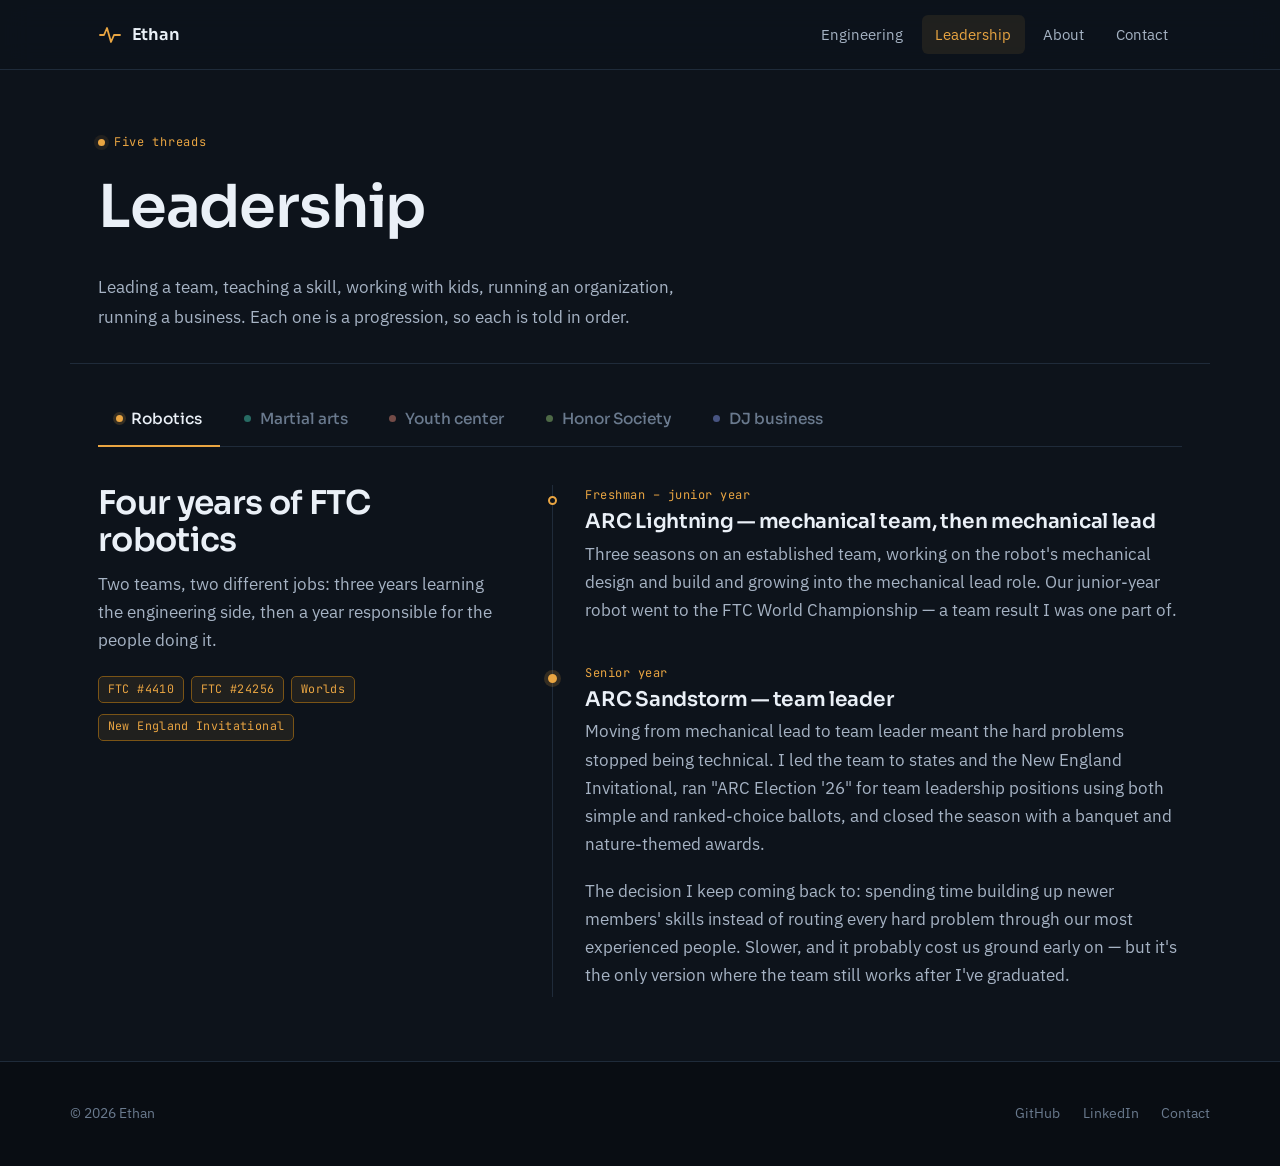
<file: leadership.html>
<!DOCTYPE html>
<html lang="en">
<head>
<meta charset="UTF-8">
<meta name="viewport" content="width=device-width, initial-scale=1.0">
<title>Leadership | Ethan</title>
<meta name="description" content="Robotics team leadership, martial arts instruction, youth center work, National Honor Society, and running a DJ business — five threads, in order.">
<link rel="preconnect" href="https://fonts.googleapis.com">
<link rel="preconnect" href="https://fonts.gstatic.com" crossorigin>
<link href="https://fonts.googleapis.com/css2?family=IBM+Plex+Sans:wght@400;500&family=JetBrains+Mono:wght@400;500&family=Sora:wght@500;600&display=swap" rel="stylesheet">
<link rel="stylesheet" href="css/style.css">
<link rel="icon" href="images/favicon.svg" type="image/svg+xml">
</head>
<body class="t-power">

<nav class="site-nav">
  <div class="nav-row">
    <a class="brand" href="index.html">
      <svg viewBox="0 0 24 24" fill="none" stroke="currentColor" stroke-width="1.8" stroke-linecap="round" stroke-linejoin="round" aria-hidden="true"><path d="M2 12h4l3-7 4 14 3-7h6"/></svg>
      Ethan
    </a>
    <button class="nav-toggle" aria-label="Toggle navigation" aria-expanded="false"><span></span></button>
    <ul class="nav-links">
      <li><a href="engineering.html">Engineering</a></li>
      <li><a href="leadership.html" aria-current="page">Leadership</a></li>
      <li><a href="about.html">About</a></li>
      <li><a href="contact.html">Contact</a></li>
    </ul>
  </div>
</nav>

<div class="page-head">
  <span class="eyebrow">Five threads</span>
  <h1>Leadership</h1>
  <p>Leading a team, teaching a skill, working with kids, running an organization, running a business. Each one is a progression, so each is told in order.</p>
</div>

<div class="tabs">
  <div class="tab-list" role="tablist" aria-label="Leadership threads">
    <button class="tab tab-robotics" role="tab" data-panel="robotics" aria-selected="true">Robotics</button>
    <button class="tab tab-karate" role="tab" data-panel="karate" aria-selected="false">Martial arts</button>
    <button class="tab tab-youth" role="tab" data-panel="youth" aria-selected="false">Youth center</button>
    <button class="tab tab-nhs" role="tab" data-panel="nhs" aria-selected="false">Honor Society</button>
    <button class="tab tab-dj" role="tab" data-panel="dj" aria-selected="false">DJ business</button>
  </div>
</div>

<!-- ============ Robotics ============ -->
<div class="panel" id="robotics" role="tabpanel">
  <div class="thread">
    <div class="thread-intro">
      <h2>Four years of FTC robotics</h2>
      <p>Two teams, two different jobs: three years learning the engineering side, then a year responsible for the people doing it.</p>
      <ul class="tag-row">
        <li><span class="tag tag-power">FTC #4410</span></li>
        <li><span class="tag tag-power">FTC #24256</span></li>
        <li><span class="tag tag-power">Worlds</span></li>
        <li><span class="tag tag-power">New England Invitational</span></li>
      </ul>
    </div>
    <div class="tl-track" style="--tl-accent: var(--power);">
      <div class="tl-item">
        <span class="tl-year">Freshman – junior year</span>
        <h3>ARC Lightning — mechanical team, then mechanical lead</h3>
        <p>Three seasons on an established team, working on the robot's mechanical design and build and growing into the mechanical lead role. Our junior-year robot went to the FTC World Championship — a team result I was one part of.</p>
      </div>
      <div class="tl-item is-current">
        <span class="tl-year">Senior year</span>
        <h3>ARC Sandstorm — team leader</h3>
        <p>Moving from mechanical lead to team leader meant the hard problems stopped being technical. I led the team to states and the New England Invitational, ran "ARC Election '26" for team leadership positions using both simple and ranked-choice ballots, and closed the season with a banquet and nature-themed awards.</p>
        <p>The decision I keep coming back to: spending time building up newer members' skills instead of routing every hard problem through our most experienced people. Slower, and it probably cost us ground early on — but it's the only version where the team still works after I've graduated.</p>
      </div>
    </div>
  </div>
</div>

<!-- ============ Martial arts ============ -->
<div class="panel" id="karate" role="tabpanel">
  <div class="thread">
    <div class="thread-intro">
      <h2>From student to senior instructor</h2>
      <p>Karate is where most of my approach to coaching comes from — and where the teaching-meets-engineering project below happened.</p>
      <ul class="tag-row">
        <li><span class="tag tag-signal">Black belt</span></li>
        <li><span class="tag tag-signal">Senior instructor</span></li>
        <li><span class="tag tag-signal">Curriculum design</span></li>
      </ul>
    </div>
    <div class="tl-track" style="--tl-accent: var(--signal);">
      <div class="tl-item">
        <span class="tl-year">Training</span>
        <h3>Black belt</h3>
        <p>Years of training at Cervizzi's Martial Arts Academy, through to black belt. The rank matters less to me than what it took to get there — showing up consistently, and getting better at judging my own form without waiting to be corrected.</p>
      </div>
      <div class="tl-item">
        <span class="tl-year">Several years</span>
        <h3>Senior instructor</h3>
        <p>My job as an instructor isn't really getting a student to copy a technique correctly — it's giving them a way to judge their own form, so they keep improving without me standing over their shoulder. That's the same thing I was trying to do leading Sandstorm.</p>
        <p>I also handle purchasing for the academy — equipment, inventory, the ordering side of running a dojo — which is a different kind of responsibility than teaching, and one I picked up because someone needed to.</p>
        <!-- Personalize: add the age range you teach and a specific teaching moment -->
      </div>
      <div class="tl-item is-current">
        <span class="tl-year">Summer camp</span>
        <h3>Designing a STEM curriculum for the dojo</h3>
        <p>The one place my two worlds fully overlapped.</p>
        <div class="tl-feature">
          <span class="status-tag">Featured work</span>
          <h4>Four-day robotics-and-karate camp</h4>
          <p>I designed and ran the camp from scratch: daily lesson plans on solar energy, gears, biomimicry, and the engineering design loop, each with its own slide deck and diagrams I drew myself.</p>
          <p style="margin-bottom:0;">Building the lesson material took considerably longer than running the camp did — probably true of teaching in general. It's still the project that best represents how I think about both fields at once.</p>
          <!-- Personalize: age group, how many kids attended, a specific moment from the week -->
        </div>
      </div>
    </div>
  </div>
</div>

<!-- ============ Youth center ============ -->
<div class="panel" id="youth" role="tabpanel">
  <div class="thread">
    <div class="thread-intro">
      <h2>Cormier Youth Center</h2>
      <p>Paid, hands-on work with kids in Andover — several different jobs at the same place, each with a different kind of responsibility.</p>
      <ul class="tag-row">
        <li><span class="tag tag-coral">Youth services staff</span></li>
        <li><span class="tag tag-coral">CPR &amp; First Aid</span></li>
        <li><span class="tag tag-coral">Andover, MA</span></li>
      </ul>
    </div>
    <div class="tl-track" style="--tl-accent: var(--coral);">
      <!-- Personalize: reorder these to match the order you actually held them, and add years -->
      <div class="tl-item">
        <span class="tl-year">Volunteering</span>
        <h3>Started as a volunteer</h3>
        <p>Before it was a job, it was a place I showed up to help. That's how I got to know the center, the staff, and the kids well enough to be trusted with more.</p>
      </div>
      <div class="tl-item">
        <span class="tl-year">Building monitor</span>
        <h3>Keeping the space running</h3>
        <p>First point of contact for whoever walked in, and the person responsible for the building being safe and orderly when nobody else was watching. Unglamorous, and a good test of whether you can be relied on.</p>
      </div>
      <div class="tl-item">
        <span class="tl-year">Camp counselor</span>
        <h3>Running days for kids</h3>
        <p>Full days with a group of kids — planning, supervising, and keeping things moving. It's where I learned that the energy in a room comes from the person leading it, whether they mean it to or not.</p>
      </div>
      <div class="tl-item is-current">
        <span class="tl-year">Weightlifting coach</span>
        <h3>Teaching kids to lift safely</h3>
        <p>Coaching young lifters on form and progression — the same job as karate instruction in a different room: give them the judgment to know when a rep is right, not just tell them.</p>
      </div>
    </div>
  </div>
</div>

<!-- ============ National Honor Society ============ -->
<div class="panel" id="nhs" role="tabpanel">
  <div class="thread">
    <div class="thread-intro">
      <h2>National Honor Society</h2>
      <p>Executive board of a chapter with more than 200 members — the largest group I've had a hand in running.</p>
      <ul class="tag-row">
        <li><span class="tag tag-leaf">Executive board</span></li>
        <li><span class="tag tag-leaf">200+ members</span></li>
        <li><span class="tag tag-leaf">Andover High School</span></li>
      </ul>
    </div>
    <div class="tl-track" style="--tl-accent: var(--leaf);">
      <div class="tl-item">
        <span class="tl-year">Inducted</span>
        <h3>Member</h3>
        <p>Selected on academics, service, leadership, and character — the standard NHS criteria. Membership itself is a recognition; what I found more interesting was what happens after.</p>
      </div>
      <div class="tl-item is-current">
        <span class="tl-year">Executive board</span>
        <h3>Helping run a 200-person organization</h3>
        <p>At that scale, leadership is mostly logistics: keeping service hours, meetings, and events organized well enough that two hundred people can actually participate instead of just being on a roster. It's a different skill from leading a robotics team of a dozen, and it taught me that clear systems are a form of respect for people's time.</p>
        <!-- Personalize: your board title, and one thing you specifically ran or changed -->
      </div>
    </div>
  </div>
</div>

<!-- ============ DJ business ============ -->
<div class="panel" id="dj" role="tabpanel">
  <div class="thread">
    <div class="thread-intro">
      <h2>Running a business on my own</h2>
      <p>An event DJ business around Greater Boston. The music is the visible part; most of what I've learned is everything underneath it. Competing in DECA's Marketing Communications series gave me the closest thing to formal business training, and it shows up here.</p>
      <ul class="tag-row">
        <li><span class="tag tag-third">Self-employed</span></li>
        <li><span class="tag tag-third">Greater Boston</span></li>
        <li><span class="tag tag-third">DECA</span></li>
      </ul>
    </div>
    <div class="tl-track" style="--tl-accent: var(--third);">
      <div class="tl-item">
        <span class="tl-year">Starting out</span>
        <h3>First events</h3>
        <p>It started as playing events and figuring out the gear. What it turned into was learning to book, quote, and show up prepared — the part nobody sees from the dance floor.</p>
        <!-- Personalize: how you actually got started, and a first or memorable gig -->
      </div>
      <div class="tl-item">
        <span class="tl-year">Growing it</span>
        <h3>Treating it like a business</h3>
        <p>Pricing the work properly, managing clients, keeping equipment and travel costs from quietly eating a slow month, and being reliable enough that people book again. Running a business is mostly the unglamorous parts done consistently.</p>
      </div>
      <div class="tl-item is-current">
        <span class="tl-year">Now</span>
        <h3>Still running it</h3>
        <p>Active around Greater Boston, mostly over summers and breaks now that I'm in Raleigh during the school year. Same instinct I'd bring to an engineering problem, pointed at a calendar and a client list instead of a circuit.</p>
      </div>
    </div>
  </div>
</div>

<footer class="site-footer">
  <div class="footer-row">
    <span>&copy; 2026 Ethan</span>
    <ul class="footer-links">
      <li><a href="https://github.com/yourusername">GitHub</a></li>
      <li><a href="https://linkedin.com/in/yourusername">LinkedIn</a></li>
      <li><a href="contact.html">Contact</a></li>
    </ul>
  </div>
</footer>

<script src="js/main.js"></script>
</body>
</html>
</file>
<file: css/style.css>
/* ==========================================================================
   Tokens
   ========================================================================== */
:root {
  --void: #090D13;
  --base: #0D131B;
  --panel: #121A24;
  --panel-hi: #17212D;
  --line: #1F2B3A;
  --line-hi: #2E3F55;

  --text: #EAF0F7;
  --text-soft: #A6B3C4;
  --text-dim: #6A7A8E;

  --signal: #47D6BC;
  --signal-deep: #1C6F62;
  --signal-wash: rgba(71, 214, 188, 0.09);
  --power: #E9A542;
  --power-deep: #7A5416;
  --power-wash: rgba(233, 165, 66, 0.09);
  --third: #8FA3FF;
  --third-deep: #3E4C93;
  --third-wash: rgba(143, 163, 255, 0.09);
  --coral: #F0917F;
  --coral-deep: #7E3A30;
  --coral-wash: rgba(240, 145, 127, 0.09);
  --leaf: #9BD37C;
  --leaf-deep: #446B2C;
  --leaf-wash: rgba(155, 211, 124, 0.09);

  --accent: var(--signal);
  --accent-deep: var(--signal-deep);
  --accent-wash: var(--signal-wash);

  --font-display: 'Sora', sans-serif;
  --font-body: 'IBM Plex Sans', sans-serif;
  --font-mono: 'JetBrains Mono', monospace;

  --wide: 1140px;
  --doc: 64ch;
  --ease: cubic-bezier(0.4, 0, 0.2, 1);
}

body.t-power { --accent: var(--power); --accent-deep: var(--power-deep); --accent-wash: var(--power-wash); }

/* ==========================================================================
   Base
   ========================================================================== */
*, *::before, *::after { box-sizing: border-box; }
html { scroll-behavior: smooth; }

@media (prefers-reduced-motion: reduce) {
  html { scroll-behavior: auto; }
  *, *::before, *::after { animation: none !important; transition: none !important; }
}

body {
  margin: 0;
  background: var(--base);
  color: var(--text);
  font-family: var(--font-body);
  font-size: 16.5px;
  line-height: 1.7;
  -webkit-font-smoothing: antialiased;
}

h1, h2, h3, h4 {
  font-family: var(--font-display);
  font-weight: 600;
  line-height: 1.12;
  letter-spacing: -0.02em;
  margin: 0 0 0.55em;
  color: var(--text);
}
h1 { font-size: clamp(2.3rem, 5vw, 3.7rem); }
h2 { font-size: clamp(1.5rem, 3vw, 2.05rem); }
h3 { font-size: 1.26rem; letter-spacing: -0.015em; }
h4 { font-size: 1rem; font-weight: 500; letter-spacing: -0.01em; }

p { margin: 0 0 1.15em; max-width: 68ch; color: var(--text-soft); }
a { color: inherit; }
button { font: inherit; }

.wide { max-width: var(--wide); margin-inline: auto; }
.doc { max-width: var(--doc); }
section { padding: 4rem 1.75rem; }

:focus-visible { outline: 2px solid var(--accent); outline-offset: 3px; border-radius: 3px; }
::selection { background: var(--accent); color: var(--void); }

.mono { font-family: var(--font-mono); font-size: 0.76rem; letter-spacing: 0.04em; color: var(--text-dim); }

.eyebrow {
  display: inline-flex; align-items: center; gap: 0.55rem;
  font-family: var(--font-mono); font-size: 0.75rem; letter-spacing: 0.06em;
  color: var(--accent); margin-bottom: 1.3rem;
}
.eyebrow::before {
  content: ""; width: 7px; height: 7px; border-radius: 50%;
  background: var(--accent); box-shadow: 0 0 0 4px var(--accent-wash);
}

/* ==========================================================================
   Nav
   ========================================================================== */
.site-nav {
  position: sticky; top: 0; z-index: 30;
  background: rgba(13, 19, 27, 0.8);
  backdrop-filter: blur(14px) saturate(1.4);
  border-bottom: 1px solid var(--line);
}
.nav-row {
  max-width: var(--wide); margin-inline: auto;
  padding: 0.95rem 1.75rem;
  display: flex; align-items: center; justify-content: space-between;
}
.brand {
  display: inline-flex; align-items: center; gap: 0.6rem;
  text-decoration: none; font-family: var(--font-display);
  font-weight: 600; font-size: 1.02rem; letter-spacing: -0.01em;
}
.brand svg { width: 24px; height: 24px; flex: none; color: var(--accent); }

.nav-links { display: flex; gap: 0.3rem; list-style: none; margin: 0; padding: 0; }
.nav-links a {
  display: block; text-decoration: none; color: var(--text-soft);
  font-size: 0.93rem; padding: 0.42rem 0.85rem; border-radius: 6px;
  transition: color 0.18s var(--ease), background 0.18s var(--ease);
}
.nav-links a:hover { color: var(--text); background: var(--panel-hi); }
.nav-links a[aria-current="page"] { color: var(--accent); background: var(--accent-wash); }

.nav-toggle {
  display: none; background: var(--panel); border: 1px solid var(--line);
  border-radius: 7px; width: 40px; height: 36px; cursor: pointer; padding: 0;
}
.nav-toggle span, .nav-toggle::before, .nav-toggle::after {
  content: ""; display: block; width: 17px; height: 1.5px;
  background: var(--text-soft); margin: 4.5px auto;
}
@media (max-width: 760px) {
  .nav-toggle { display: block; }
  .nav-links {
    position: absolute; top: 100%; left: 0; right: 0;
    flex-direction: column; gap: 0; background: var(--base);
    border-bottom: 1px solid var(--line); padding: 0.6rem 1.75rem 1.1rem; display: none;
  }
  .nav-links.open { display: flex; }
  .nav-links a { padding: 0.7rem 0.6rem; }
}

/* ==========================================================================
   Hero + interactive scope
   ========================================================================== */
.hero {
  position: relative;
  max-width: var(--wide); margin-inline: auto;
  padding: 4.5rem 1.75rem 3rem;
  display: grid; grid-template-columns: 1.2fr 1fr; gap: 3.5rem; align-items: center;
}
.hero h1 { margin-bottom: 0.5em; }
.hero .lede { font-size: 1.12rem; max-width: 46ch; }
.hero-actions { display: flex; flex-wrap: wrap; gap: 0.75rem; margin-top: 1.8rem; }

.scope {
  position: relative;
  border: 1px solid var(--line); border-radius: 14px;
  background:
    linear-gradient(var(--line) 1px, transparent 1px) 0 0 / 100% 34px,
    linear-gradient(90deg, var(--line) 1px, transparent 1px) 0 0 / 34px 100%,
    var(--panel);
  padding: 1rem 1rem 0.9rem;
  cursor: crosshair;
  user-select: none;
}
.scope svg { display: block; width: 100%; height: auto; }
.trace { fill: none; stroke-width: 2; stroke-linecap: round; stroke-linejoin: round; }
.trace.ch1 { stroke: var(--signal); }
.trace.ch2 { stroke: var(--power); opacity: 0.6; }
.trace.off { opacity: 0; }
.trace.drawing { transition: stroke-dashoffset 2.1s var(--ease); }

.scope-bar {
  display: flex; align-items: center; justify-content: space-between; gap: 1rem;
  margin-top: 0.8rem; padding-top: 0.75rem; border-top: 1px solid var(--line);
}
.scope-readout { display: flex; gap: 1.4rem; }
.scope-readout div { font-family: var(--font-mono); font-size: 0.7rem; color: var(--text-dim); }
.scope-readout b { display: block; font-weight: 500; color: var(--text-soft); font-size: 0.79rem; font-variant-numeric: tabular-nums; }
.scope-ch { display: flex; gap: 0.4rem; }
.ch-btn {
  font-family: var(--font-mono); font-size: 0.68rem; letter-spacing: 0.05em;
  background: transparent; border: 1px solid var(--line-hi); color: var(--text-dim);
  border-radius: 5px; padding: 0.22rem 0.55rem; cursor: pointer;
  transition: all 0.18s var(--ease);
}
.ch-btn[aria-pressed="true"].ch1 { color: var(--signal); border-color: var(--signal-deep); background: var(--signal-wash); }
.ch-btn[aria-pressed="true"].ch2 { color: var(--power); border-color: var(--power-deep); background: var(--power-wash); }
.scope-hint {
  font-family: var(--font-mono); font-size: 0.68rem; color: var(--text-dim);
  text-align: right; margin-top: 0.45rem; letter-spacing: 0.03em;
}
@media (max-width: 900px) { .hero { grid-template-columns: 1fr; gap: 2.5rem; padding-top: 3rem; } }

/* ==========================================================================
   Buttons / links / chips
   ========================================================================== */
.btn {
  display: inline-flex; align-items: center; gap: 0.5rem;
  text-decoration: none; font-size: 0.93rem; font-weight: 500;
  padding: 0.7rem 1.3rem; border-radius: 8px; border: 1px solid transparent; cursor: pointer;
  transition: background 0.18s var(--ease), border-color 0.18s var(--ease), color 0.18s var(--ease);
}
.btn-primary { background: var(--accent); color: var(--void); }
.btn-primary:hover { background: var(--text); }
.btn-ghost { border-color: var(--line-hi); color: var(--text); background: transparent; }
.btn-ghost:hover { border-color: var(--accent); color: var(--accent); background: var(--accent-wash); }
.btn-sm { font-size: 0.82rem; padding: 0.45rem 0.9rem; }

.link {
  color: var(--accent); text-decoration: none;
  border-bottom: 1px solid var(--accent-deep); padding-bottom: 1px;
  transition: border-color 0.18s var(--ease);
}
.link:hover { border-bottom-color: var(--accent); }

.tag {
  display: inline-block; font-family: var(--font-mono); font-size: 0.73rem; letter-spacing: 0.03em;
  color: var(--accent); background: var(--accent-wash); border: 1px solid var(--accent-deep);
  border-radius: 5px; padding: 0.16rem 0.55rem;
}
.tag-row { display: flex; flex-wrap: wrap; gap: 0.45rem; margin: 0; padding: 0; list-style: none; }
.tag-power { --accent: var(--power); --accent-deep: var(--power-deep); --accent-wash: var(--power-wash); }
.tag-signal { --accent: var(--signal); --accent-deep: var(--signal-deep); --accent-wash: var(--signal-wash); }
.tag-third { --accent: var(--third); --accent-deep: var(--third-deep); --accent-wash: var(--third-wash); }
.tag-coral { --accent: var(--coral); --accent-deep: var(--coral-deep); --accent-wash: var(--coral-wash); }
.tag-leaf { --accent: var(--leaf); --accent-deep: var(--leaf-deep); --accent-wash: var(--leaf-wash); }

.chip {
  font-family: var(--font-mono); font-size: 0.76rem; letter-spacing: 0.04em;
  background: transparent; color: var(--text-dim);
  border: 1px solid var(--line-hi); border-radius: 999px; padding: 0.4rem 0.95rem; cursor: pointer;
  transition: all 0.18s var(--ease);
}
.chip:hover { color: var(--text); border-color: var(--text-dim); }
.chip[aria-pressed="true"] { color: var(--accent); border-color: var(--accent-deep); background: var(--accent-wash); }
.chip-row { display: flex; flex-wrap: wrap; gap: 0.5rem; }

/* ==========================================================================
   Home: now strip, pillars, work list, feature
   ========================================================================== */
.now-strip {
  max-width: var(--wide); margin-inline: auto; padding: 0 1.75rem 3rem;
}
.now-grid {
  display: grid; grid-template-columns: repeat(3, 1fr);
  border: 1px solid var(--line); border-radius: 12px; overflow: hidden; background: var(--panel);
}
.now-cell { padding: 1.15rem 1.4rem; border-right: 1px solid var(--line); }
.now-cell:last-child { border-right: none; }
.now-cell .mono { display: block; margin-bottom: 0.3rem; }
.now-cell b { font-weight: 500; color: var(--text); font-size: 0.97rem; }
@media (max-width: 760px) { .now-grid { grid-template-columns: 1fr; } .now-cell { border-right: none; border-bottom: 1px solid var(--line); } .now-cell:last-child { border-bottom: none; } }

.pillars {
  max-width: var(--wide); margin-inline: auto; padding: 0 1.75rem 3.5rem;
  display: grid; grid-template-columns: repeat(3, 1fr); gap: 1.15rem;
}
.pillar {
  position: relative; display: block; text-decoration: none;
  background: var(--panel); border: 1px solid var(--line); border-radius: 14px;
  padding: 1.75rem 1.6rem; overflow: hidden;
  transition: border-color 0.2s var(--ease), transform 0.2s var(--ease), background 0.2s var(--ease);
}
.pillar::before {
  content: ""; position: absolute; top: 0; left: 0; right: 0; height: 2px;
  background: var(--card-accent, var(--signal)); opacity: 0; transition: opacity 0.2s var(--ease);
}
.pillar:hover { border-color: var(--line-hi); background: var(--panel-hi); transform: translateY(-2px); }
.pillar:hover::before { opacity: 1; }
.pillar svg { width: 26px; height: 26px; color: var(--card-accent, var(--signal)); margin-bottom: 1.1rem; }
.pillar h3 { margin-bottom: 0.45rem; font-size: 1.15rem; }
.pillar p { font-size: 0.93rem; margin: 0; color: var(--text-dim); }
.pillar-eng { --card-accent: var(--signal); }
.pillar-lead { --card-accent: var(--power); }
.pillar-about { --card-accent: var(--third); }
@media (max-width: 900px) { .pillars { grid-template-columns: 1fr; } }

.work-list { max-width: var(--wide); margin-inline: auto; padding: 0 1.75rem 3.5rem; }
.work-list h2 { margin-bottom: 1.2rem; }
.work-row {
  display: grid; grid-template-columns: 1.1fr 2fr auto; gap: 1.5rem; align-items: center;
  padding: 1.1rem 0; border-top: 1px solid var(--line); text-decoration: none;
  transition: background 0.18s var(--ease);
}
.work-row:last-child { border-bottom: 1px solid var(--line); }
.work-row:hover { background: var(--panel); margin-inline: -1rem; padding-inline: 1rem; border-radius: 8px; }
.work-row h4 { margin: 0; font-size: 1.02rem; }
.work-row p { margin: 0; font-size: 0.93rem; color: var(--text-dim); }
.work-row .mono { white-space: nowrap; }
@media (max-width: 760px) { .work-row { grid-template-columns: 1fr; gap: 0.35rem; } }

.feature { max-width: var(--wide); margin: 0 auto 4rem; padding-inline: 1.75rem; }
.feature-panel {
  position: relative; background: var(--panel); border: 1px solid var(--line); border-radius: 16px;
  padding: 2.2rem 2.3rem; display: grid; grid-template-columns: 1fr auto; gap: 2rem; align-items: center; overflow: hidden;
}
.feature-panel::before { content: ""; position: absolute; left: 0; top: 0; bottom: 0; width: 3px; background: var(--power); }
.feature-panel h3 { margin: 0.7rem 0 0.6rem; }
.feature-panel p { margin: 0; }
@media (max-width: 760px) { .feature-panel { grid-template-columns: 1fr; padding: 1.9rem 1.6rem; } }

/* ==========================================================================
   Page head
   ========================================================================== */
.page-head { max-width: var(--wide); margin-inline: auto; padding: 3.5rem 1.75rem 1.4rem; border-bottom: 1px solid var(--line); }
.page-head p { font-size: 1.08rem; max-width: 58ch; margin-bottom: 0.6rem; }

/* ==========================================================================
   Engineering: filters + expandable project cards
   ========================================================================== */
.filters { max-width: var(--wide); margin-inline: auto; padding: 1.6rem 1.75rem 0.4rem; display: flex; align-items: center; gap: 1rem; flex-wrap: wrap; }
.filters .mono { margin-right: 0.3rem; }

.proj-section.hide { display: none; }
.proj-section-head { max-width: var(--wide); margin-inline: auto; padding: 2.2rem 1.75rem 0; }
.proj-section-head h2 { margin-bottom: 0.4rem; }
.proj-section-head p { margin-bottom: 0; }
.proj-grid { max-width: var(--wide); margin-inline: auto; padding: 1.4rem 1.75rem 1rem; display: grid; grid-template-columns: repeat(2, 1fr); gap: 1.15rem; }
@media (max-width: 900px) { .proj-grid { grid-template-columns: 1fr; } }

.proj {
  background: var(--panel); border: 1px solid var(--line); border-radius: 14px; padding: 1.6rem;
  transition: border-color 0.2s var(--ease), opacity 0.25s var(--ease), transform 0.25s var(--ease);
  display: flex; flex-direction: column;
}
.proj:hover { border-color: var(--line-hi); }
.proj.hide { display: none; }
.proj-head { display: flex; justify-content: space-between; align-items: flex-start; gap: 1rem; margin-bottom: 0.9rem; }
.proj-cat {
  font-family: var(--font-mono); font-size: 0.7rem; letter-spacing: 0.06em; padding: 0.15rem 0.5rem;
  border-radius: 4px; border: 1px solid; white-space: nowrap;
}
.cat-hardware { color: var(--signal); border-color: var(--signal-deep); background: var(--signal-wash); }
.cat-robotics { color: var(--power); border-color: var(--power-deep); background: var(--power-wash); }
.cat-software { color: var(--third); border-color: var(--third-deep); background: var(--third-wash); }
.cat-research { color: var(--text-soft); border-color: var(--line-hi); background: var(--panel-hi); }
.cat-early { color: var(--coral); border-color: var(--coral-deep); background: var(--coral-wash); }
.proj h3 { margin-bottom: 0.2rem; }
.proj .spec-strip { margin-bottom: 1rem; }
.proj p { font-size: 0.97rem; }
.proj .thumb { margin-bottom: 1.1rem; aspect-ratio: 16 / 7; }

.proj-more { display: grid; grid-template-rows: 0fr; transition: grid-template-rows 0.3s var(--ease); }
.proj-more > div { overflow: hidden; }
.proj.open .proj-more { grid-template-rows: 1fr; }
.proj-more p:last-child { margin-bottom: 0; }
.proj-more-inner { padding-top: 0.6rem; }
.proj-toggle {
  margin-top: auto; align-self: flex-start;
  background: transparent; border: none; color: var(--accent); cursor: pointer; padding: 0.4rem 0;
  font-size: 0.88rem; font-weight: 500; display: inline-flex; align-items: center; gap: 0.4rem;
}
.proj-toggle svg { width: 14px; height: 14px; transition: transform 0.25s var(--ease); }
.proj.open .proj-toggle svg { transform: rotate(180deg); }

.thumb {
  border: 1px dashed var(--line-hi); border-radius: 10px; background: var(--panel-hi);
  aspect-ratio: 4 / 3; display: flex; align-items: center; justify-content: center;
  color: var(--text-dim); font-family: var(--font-mono); font-size: 0.75rem;
}

.spec-strip {
  display: flex; flex-wrap: wrap; gap: 0.3rem 1.4rem;
  font-family: var(--font-mono); font-size: 0.78rem; color: var(--text-dim);
  margin: 0 0 1.1rem; padding-bottom: 1rem; border-bottom: 1px solid var(--line);
}
.spec-strip b { font-weight: 400; color: var(--text-soft); }

.status-tag {
  display: inline-block; font-family: var(--font-mono); font-size: 0.72rem; letter-spacing: 0.05em;
  color: var(--power); background: var(--power-wash); border: 1px solid var(--power-deep);
  border-radius: 5px; padding: 0.15rem 0.5rem; margin-bottom: 0.7rem;
}

/* ==========================================================================
   Leadership: tabbed threads with matching timelines
   ========================================================================== */
.tabs { max-width: var(--wide); margin-inline: auto; padding: 1.8rem 1.75rem 0; }
.tab-list { display: flex; gap: 0.4rem; border-bottom: 1px solid var(--line); flex-wrap: wrap; }
.tab {
  background: transparent; border: none; border-bottom: 2px solid transparent; margin-bottom: -1px;
  color: var(--text-dim); font-family: var(--font-display); font-weight: 500; font-size: 0.96rem;
  padding: 0.8rem 1.1rem; cursor: pointer; display: inline-flex; align-items: center; gap: 0.55rem;
  transition: color 0.18s var(--ease), border-color 0.18s var(--ease);
}
.tab::before { content: ""; width: 7px; height: 7px; border-radius: 50%; background: var(--tab-color); opacity: 0.45; }
.tab:hover { color: var(--text); }
.tab[aria-selected="true"] { color: var(--text); border-bottom-color: var(--tab-color); }
.tab[aria-selected="true"]::before { opacity: 1; box-shadow: 0 0 0 3px color-mix(in srgb, var(--tab-color) 18%, transparent); }
.tab-robotics { --tab-color: var(--power); }
.tab-karate { --tab-color: var(--signal); }
.tab-dj { --tab-color: var(--third); }
.tab-youth { --tab-color: var(--coral); }
.tab-nhs { --tab-color: var(--leaf); }

.panel { display: none; }
.panel.active { display: block; animation: fadein 0.35s var(--ease); }
@keyframes fadein { from { opacity: 0; transform: translateY(6px); } to { opacity: 1; transform: none; } }

.thread { max-width: var(--wide); margin-inline: auto; padding: 2.4rem 1.75rem 2rem; display: grid; grid-template-columns: 1fr 1.6fr; gap: 3rem; align-items: start; }
.thread-intro { position: sticky; top: 5.5rem; }
.thread-intro h2 { margin-bottom: 0.7rem; }
.thread-intro .tag-row { margin-top: 1rem; }
@media (max-width: 900px) { .thread { grid-template-columns: 1fr; gap: 1.5rem; } .thread-intro { position: static; } }

.tl-track { border-left: 1px solid var(--line); margin-left: 0.5rem; padding-left: 2rem; }
.tl-item { position: relative; padding-bottom: 2.4rem; }
.tl-item:last-child { padding-bottom: 0.5rem; }
.tl-item::before {
  content: ""; position: absolute; left: calc(-2rem - 5px); top: 0.7rem;
  width: 9px; height: 9px; border-radius: 50%;
  background: var(--base); border: 2px solid var(--tl-accent, var(--line-hi));
}
.tl-item.is-current::before { background: var(--tl-accent); box-shadow: 0 0 0 4px color-mix(in srgb, var(--tl-accent) 18%, transparent); }
.tl-item h3 { margin-bottom: 0.45rem; }
.tl-year { font-family: var(--font-mono); font-size: 0.75rem; letter-spacing: 0.04em; color: var(--tl-accent, var(--text-dim)); display: block; margin-bottom: 0.3rem; }
.tl-item p:last-child { margin-bottom: 0; }

.tl-feature {
  margin-top: 1rem; background: var(--panel); border: 1px solid var(--line); border-radius: 12px; padding: 1.4rem 1.5rem;
  border-left: 3px solid var(--tl-accent);
}
.tl-feature .status-tag { color: var(--tl-accent); border-color: color-mix(in srgb, var(--tl-accent) 45%, transparent); background: color-mix(in srgb, var(--tl-accent) 9%, transparent); }
.tl-feature h4 { font-family: var(--font-display); font-weight: 600; font-size: 1.1rem; margin-bottom: 0.5rem; }

.also { max-width: var(--wide); margin-inline: auto; padding: 1rem 1.75rem 3rem; }
.also-grid { display: grid; grid-template-columns: repeat(2, 1fr); gap: 1rem; }
.also-card { background: var(--panel); border: 1px solid var(--line); border-radius: 12px; padding: 1.3rem 1.4rem; }
.also-card h4 { margin-bottom: 0.3rem; }
.also-card p { margin: 0; font-size: 0.93rem; color: var(--text-dim); }
@media (max-width: 760px) { .also-grid { grid-template-columns: 1fr; } }

/* ==========================================================================
   About
   ========================================================================== */
.about-grid { max-width: var(--wide); margin-inline: auto; padding: 2.5rem 1.75rem; display: grid; grid-template-columns: 1.5fr 1fr; gap: 3rem; align-items: start; }
@media (max-width: 900px) { .about-grid { grid-template-columns: 1fr; } }

.facts { background: var(--panel); border: 1px solid var(--line); border-radius: 14px; padding: 1.5rem; position: sticky; top: 5.5rem; }
.facts dl { margin: 0; }
.facts .row { display: flex; justify-content: space-between; gap: 1rem; padding: 0.55rem 0; border-top: 1px solid var(--line); font-size: 0.9rem; }
.facts .row:first-child { border-top: none; padding-top: 0; }
.facts dt { color: var(--text-dim); font-family: var(--font-mono); font-size: 0.76rem; letter-spacing: 0.03em; }
.facts dd { margin: 0; text-align: right; color: var(--text); }
@media (max-width: 900px) { .facts { position: static; } }

.ways { max-width: var(--wide); margin-inline: auto; padding: 0 1.75rem 2rem; display: grid; grid-template-columns: repeat(3, 1fr); gap: 1rem; }
.way { background: var(--panel); border: 1px solid var(--line); border-radius: 12px; padding: 1.4rem; border-top: 2px solid var(--accent-deep); }
.way h4 { margin-bottom: 0.45rem; font-family: var(--font-display); font-weight: 600; font-size: 1.02rem; }
.way p { margin: 0; font-size: 0.93rem; color: var(--text-dim); }
@media (max-width: 900px) { .ways { grid-template-columns: 1fr; } }

/* ==========================================================================
   Contact
   ========================================================================== */
.contact-grid { max-width: var(--wide); margin-inline: auto; padding: 2.5rem 1.75rem; display: grid; grid-template-columns: 1.3fr 1fr; gap: 2rem; align-items: start; }
@media (max-width: 900px) { .contact-grid { grid-template-columns: 1fr; } }

.contact-group { margin-bottom: 2.2rem; }
.contact-group h2 { font-size: 1.15rem; margin-bottom: 0.3rem; }
.contact-group > p { font-size: 0.93rem; color: var(--text-dim); margin-bottom: 1rem; }
.contact-list { list-style: none; margin: 0; padding: 0; display: grid; gap: 0.7rem; }
.contact-list a, .contact-list .copy-row {
  display: flex; align-items: center; gap: 1rem; text-decoration: none;
  background: var(--panel); border: 1px solid var(--line); border-radius: 10px; padding: 0.95rem 1.2rem;
  transition: border-color 0.2s var(--ease), background 0.2s var(--ease);
}
.contact-list a:hover { border-color: var(--accent); background: var(--panel-hi); }
.contact-list svg { width: 18px; height: 18px; color: var(--accent); flex: none; }
.contact-list .lbl { font-weight: 500; color: var(--text); }
.contact-list .sub { display: block; font-size: 0.83rem; color: var(--text-dim); font-weight: 400; }
.copy-row { justify-content: space-between; }
.copy-btn {
  font-family: var(--font-mono); font-size: 0.72rem; letter-spacing: 0.04em; background: transparent;
  border: 1px solid var(--line-hi); color: var(--text-dim); border-radius: 5px; padding: 0.3rem 0.65rem; cursor: pointer;
  transition: all 0.18s var(--ease); white-space: nowrap;
}
.copy-btn:hover { color: var(--accent); border-color: var(--accent-deep); }
.copy-btn.done { color: var(--signal); border-color: var(--signal-deep); background: var(--signal-wash); }

.avail { background: var(--panel); border: 1px solid var(--line); border-radius: 14px; padding: 1.5rem; }
.avail h3 { font-size: 1.05rem; margin-bottom: 0.9rem; }
.avail ul { list-style: none; margin: 0; padding: 0; display: grid; gap: 0.75rem; }
.avail li { display: grid; grid-template-columns: 10px 1fr; gap: 0.8rem; align-items: start; font-size: 0.93rem; color: var(--text-soft); }
.avail li::before { content: ""; width: 8px; height: 8px; border-radius: 50%; margin-top: 0.5rem; background: var(--dot, var(--signal)); }
.avail .dot-open { --dot: var(--signal); }
.avail .dot-warm { --dot: var(--power); }
.avail .dot-dim { --dot: var(--text-dim); }
.avail .mono { display: block; margin-top: 1.1rem; padding-top: 0.9rem; border-top: 1px solid var(--line); }

/* ==========================================================================
   Footer
   ========================================================================== */
.site-footer { border-top: 1px solid var(--line); margin-top: 2rem; padding: 2.5rem 1.75rem; background: var(--void); }
.footer-row { max-width: var(--wide); margin-inline: auto; display: flex; justify-content: space-between; flex-wrap: wrap; gap: 1rem; font-size: 0.87rem; color: var(--text-dim); }
.footer-links { display: flex; gap: 1.4rem; list-style: none; margin: 0; padding: 0; }
.footer-links a { color: var(--text-dim); text-decoration: none; transition: color 0.18s var(--ease); }
.footer-links a:hover { color: var(--accent); }
</file>
